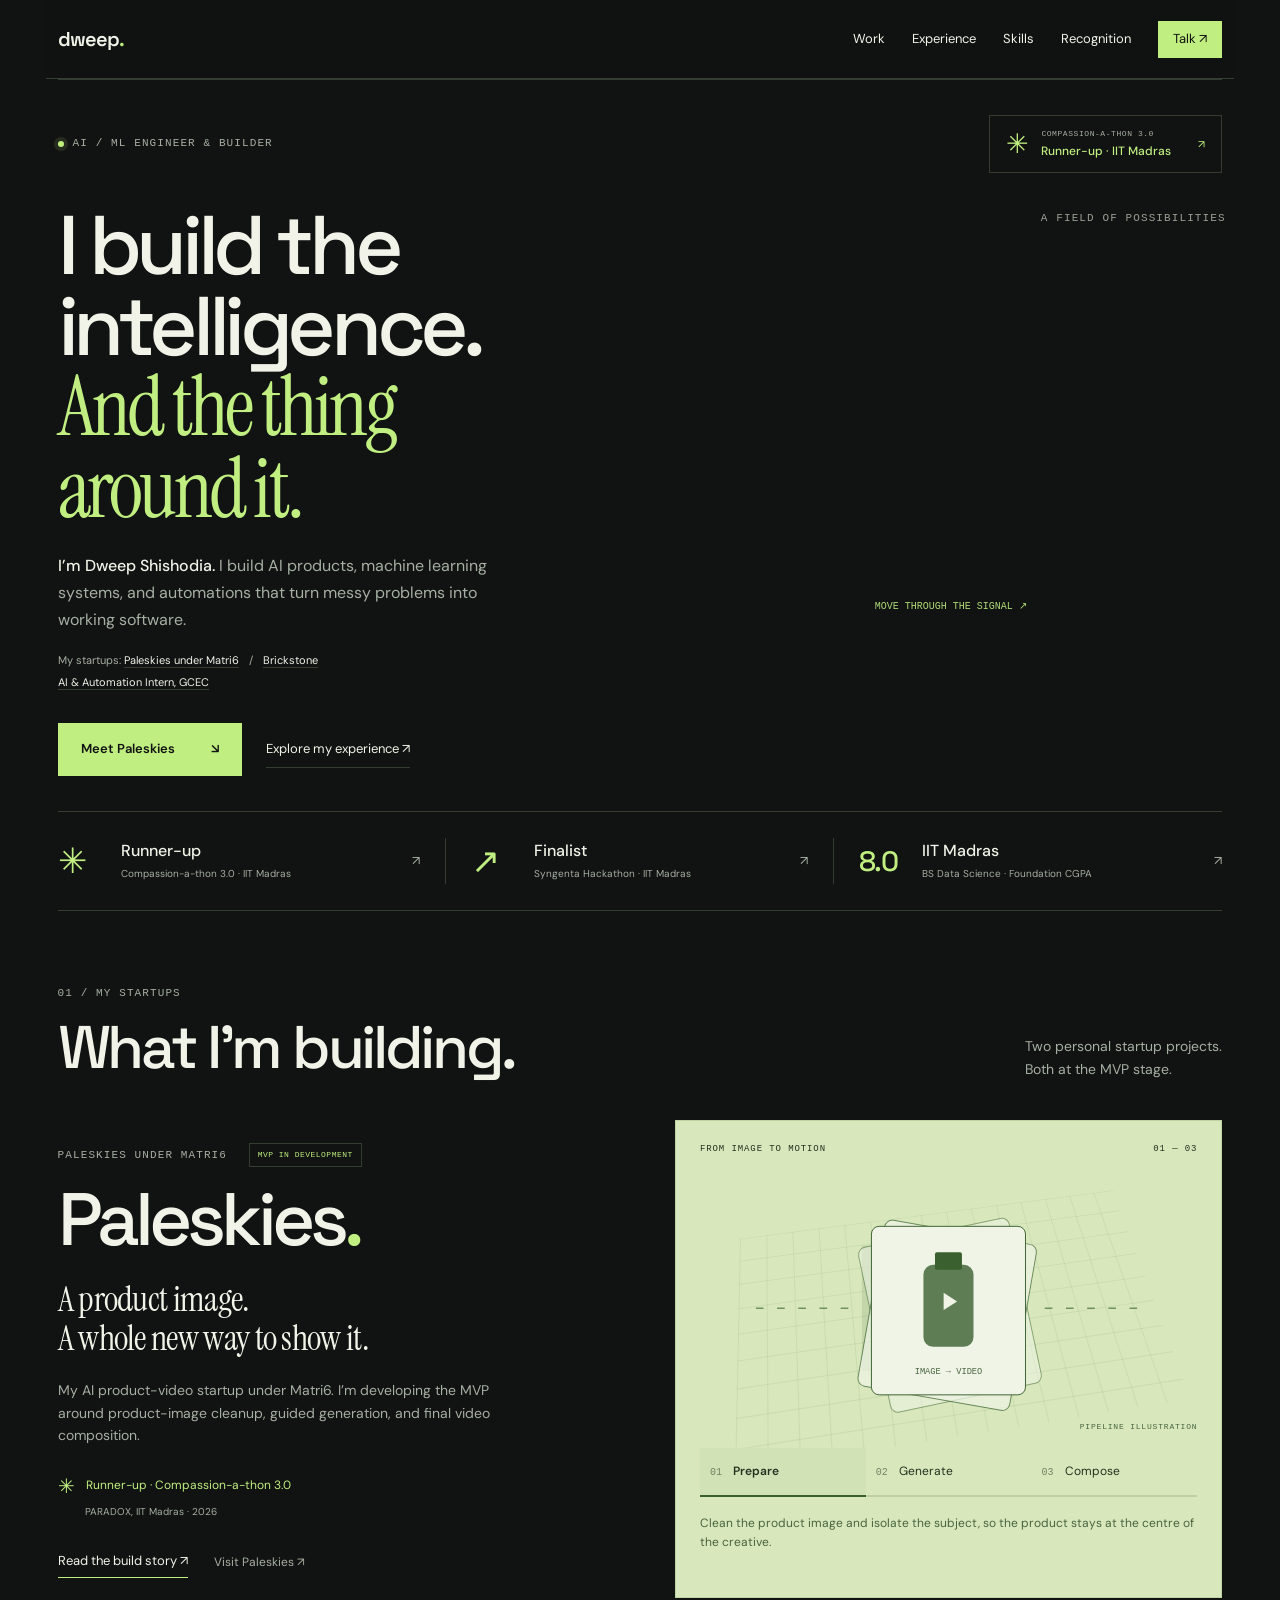
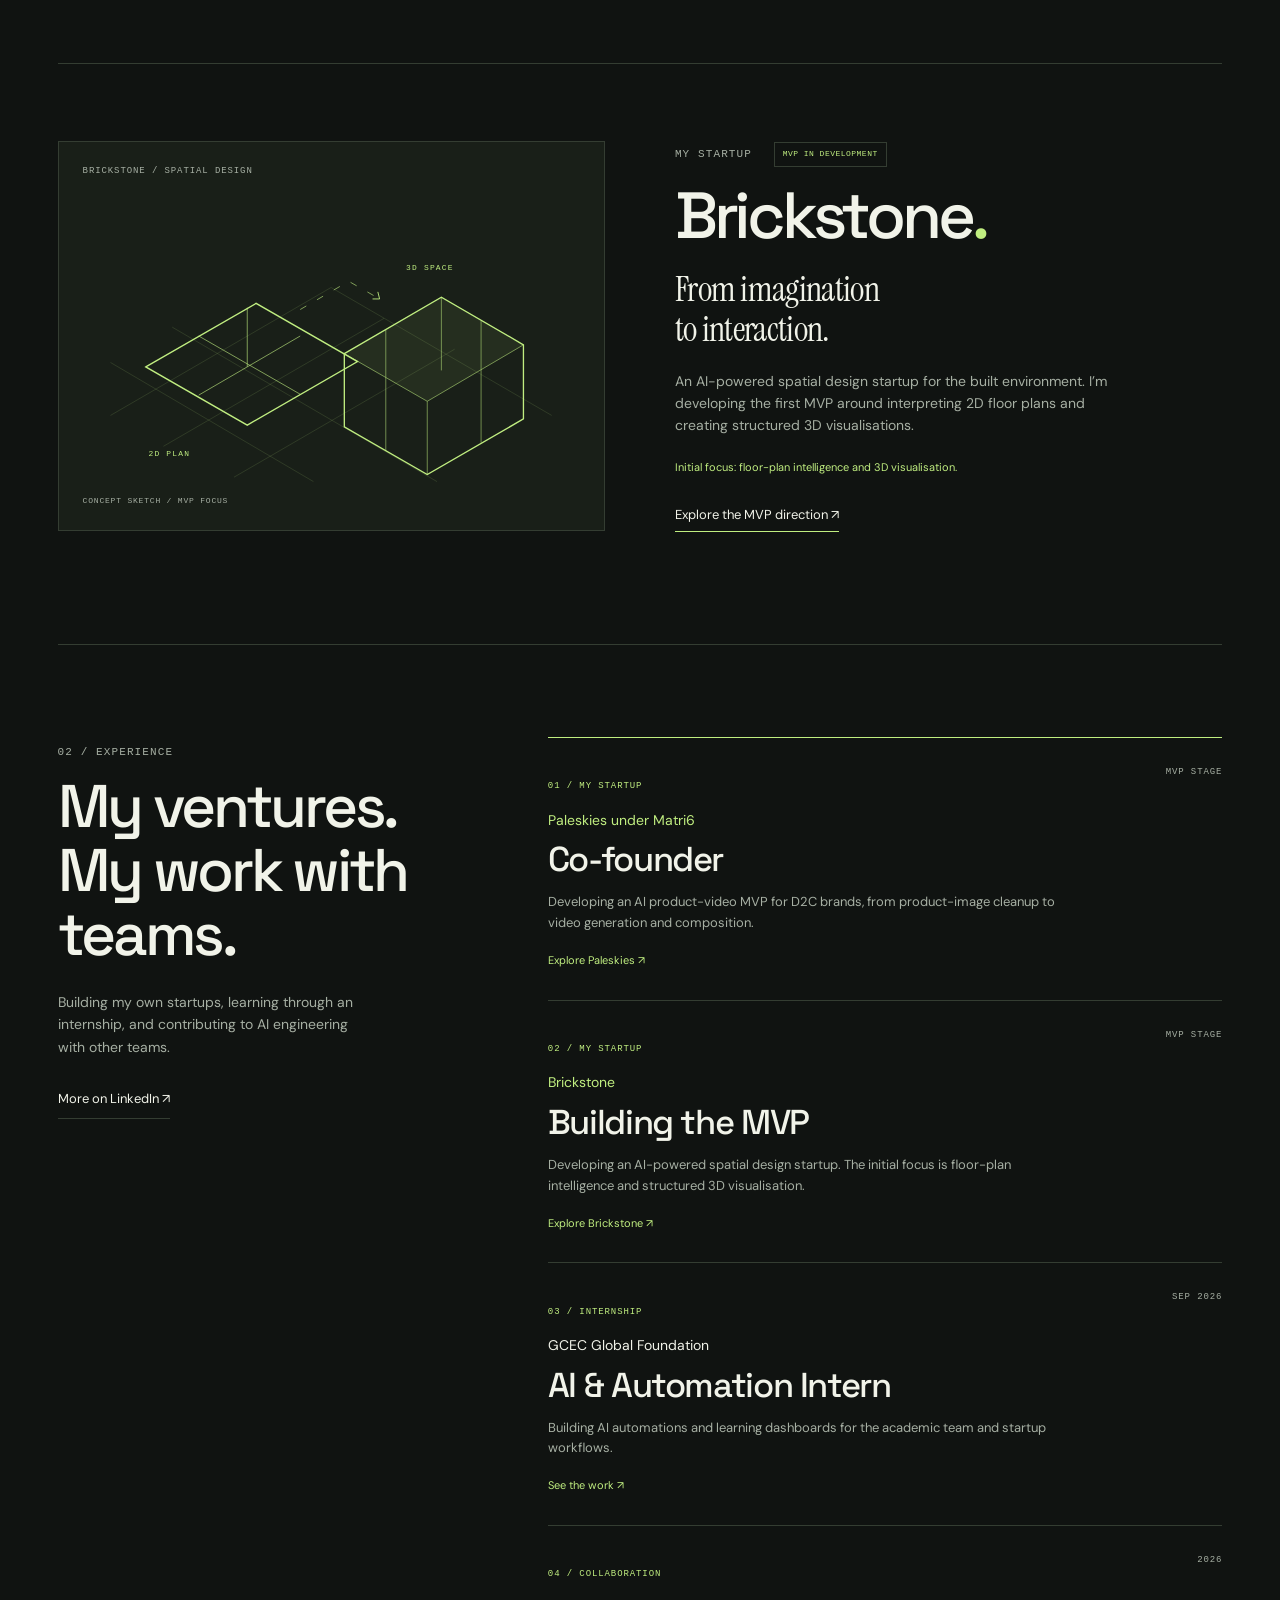
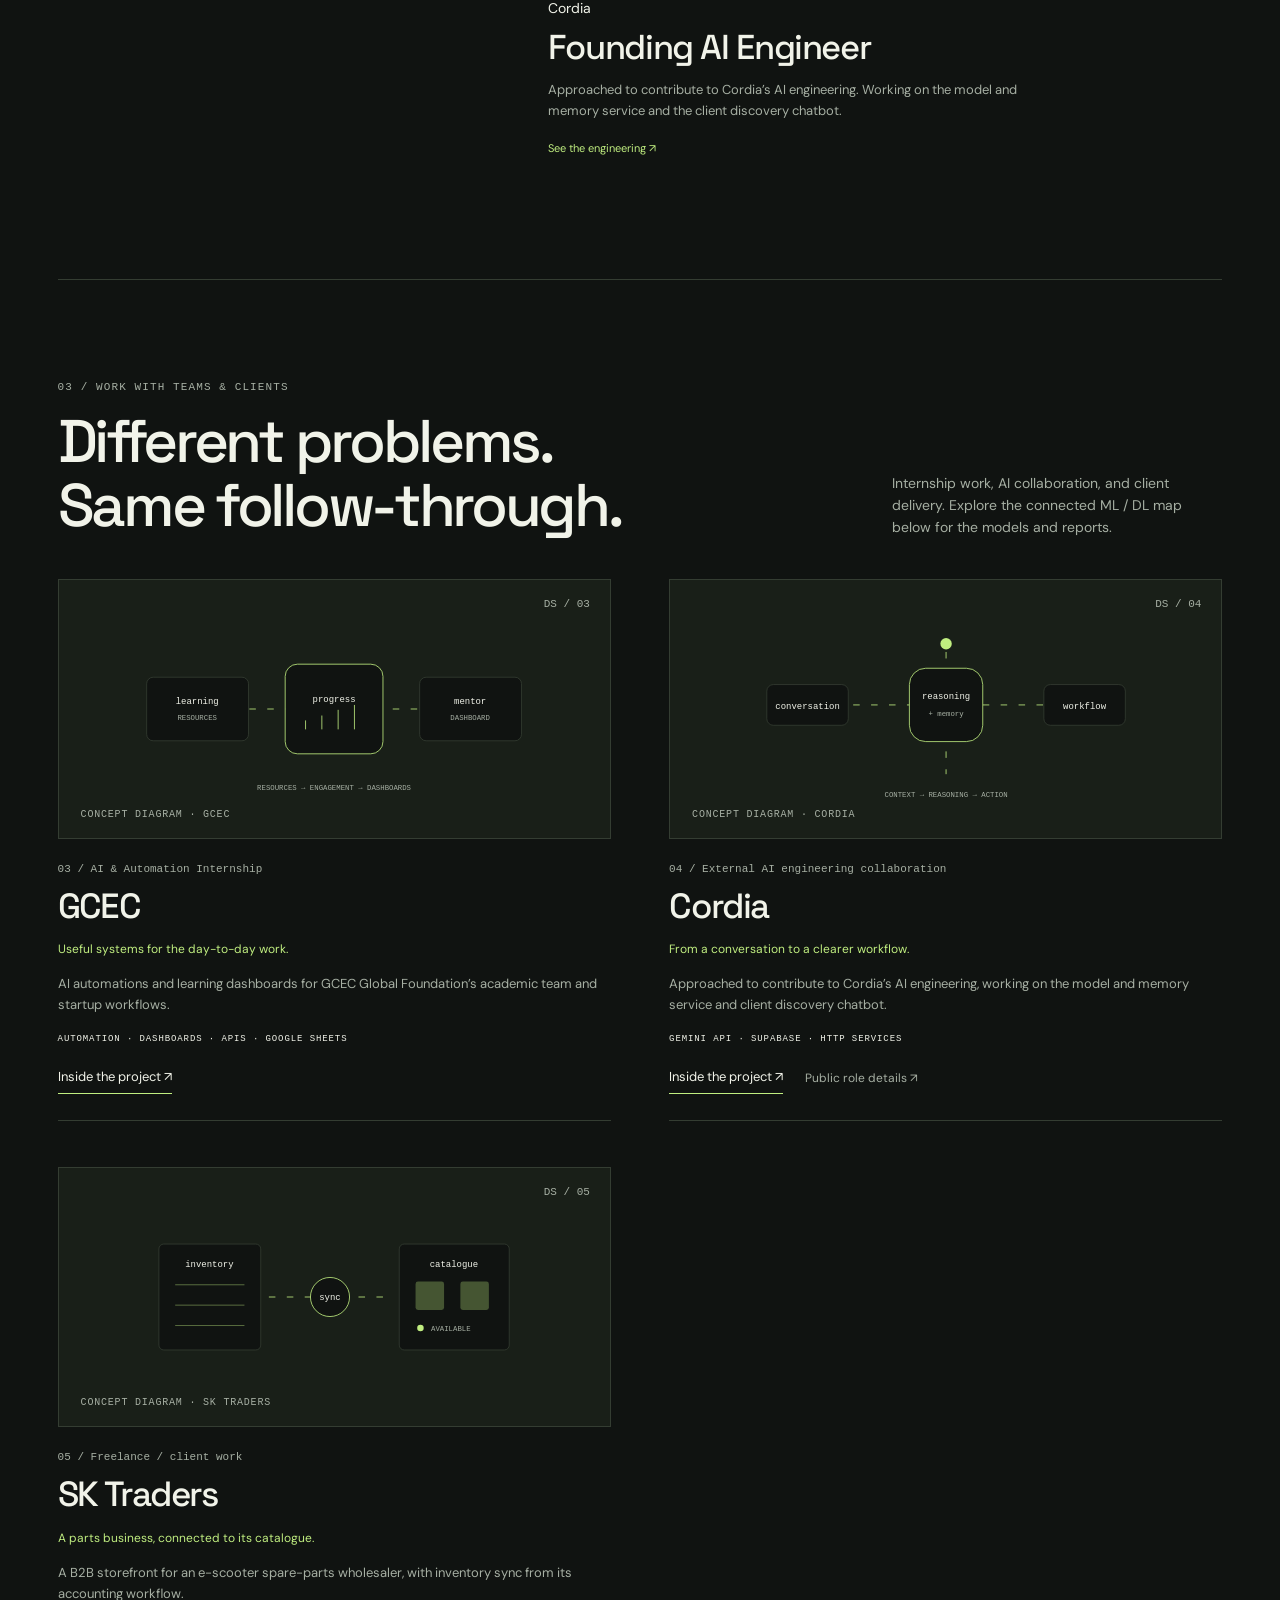
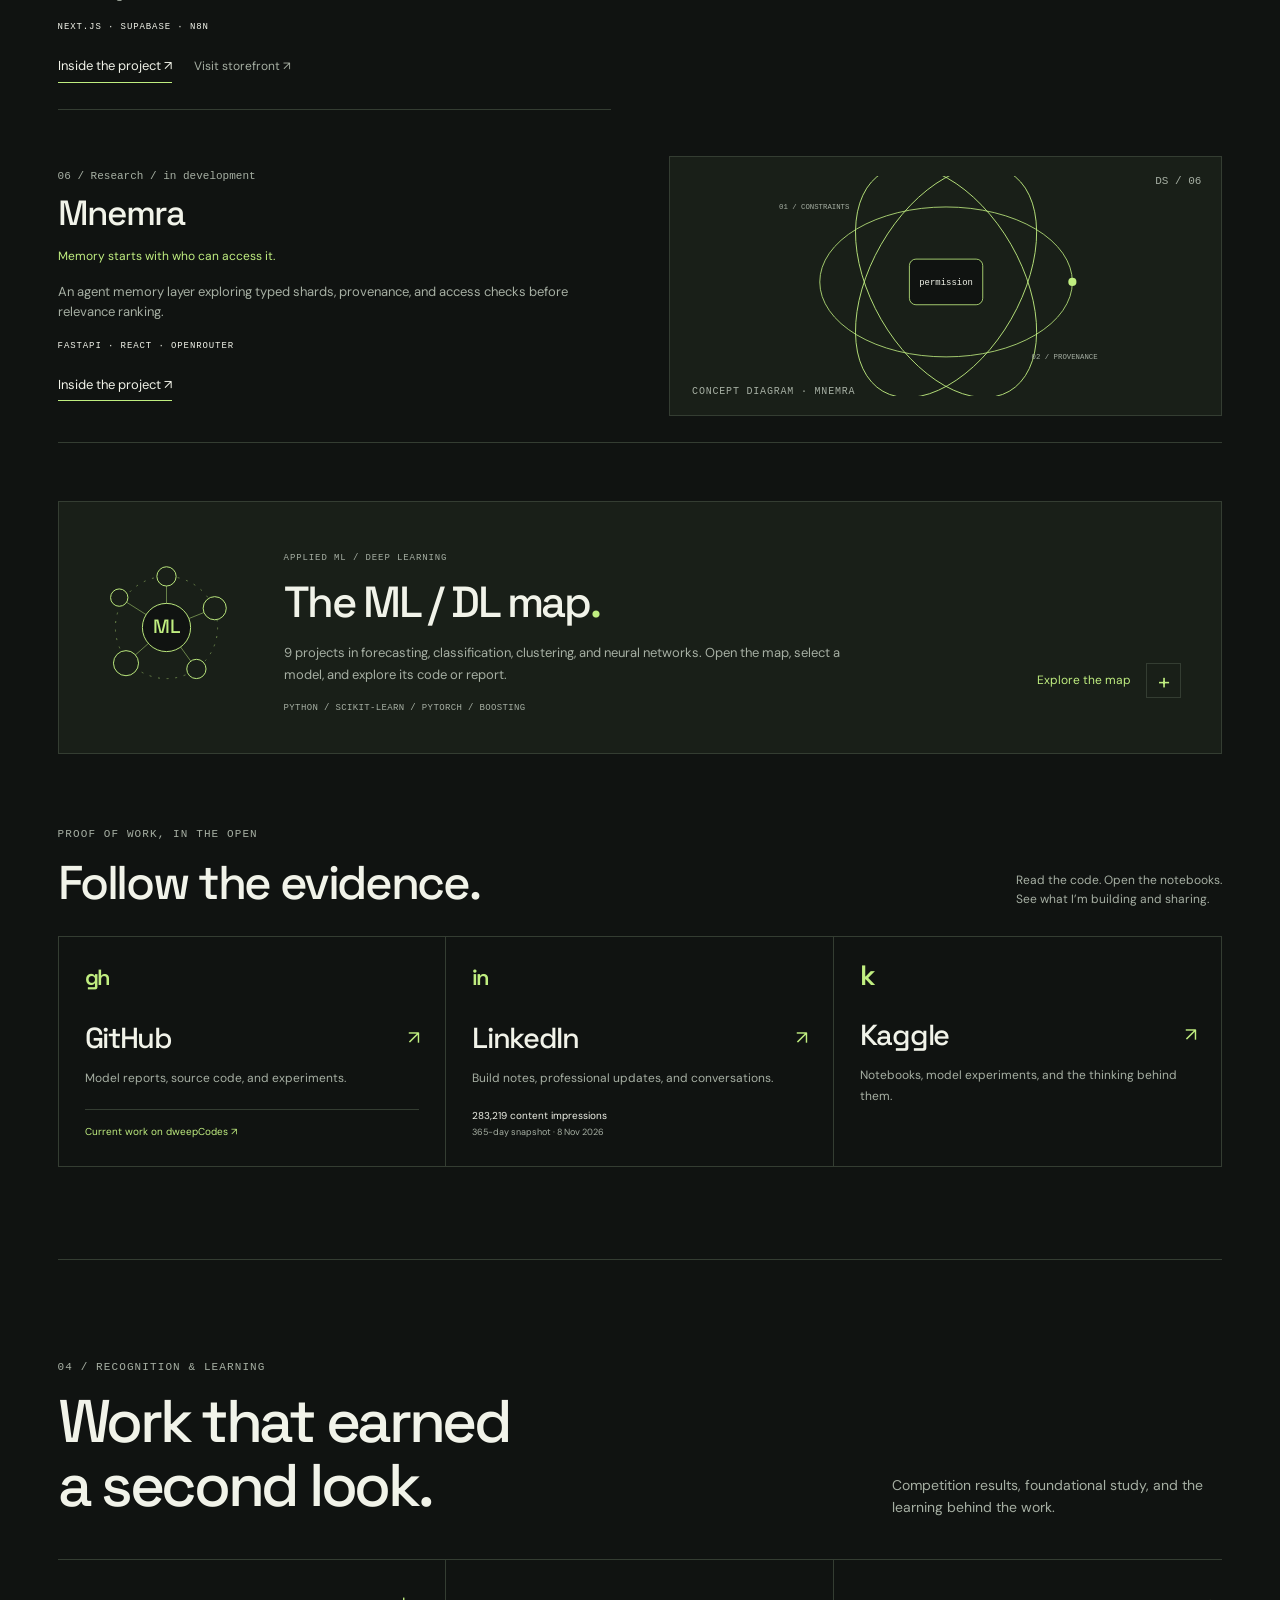
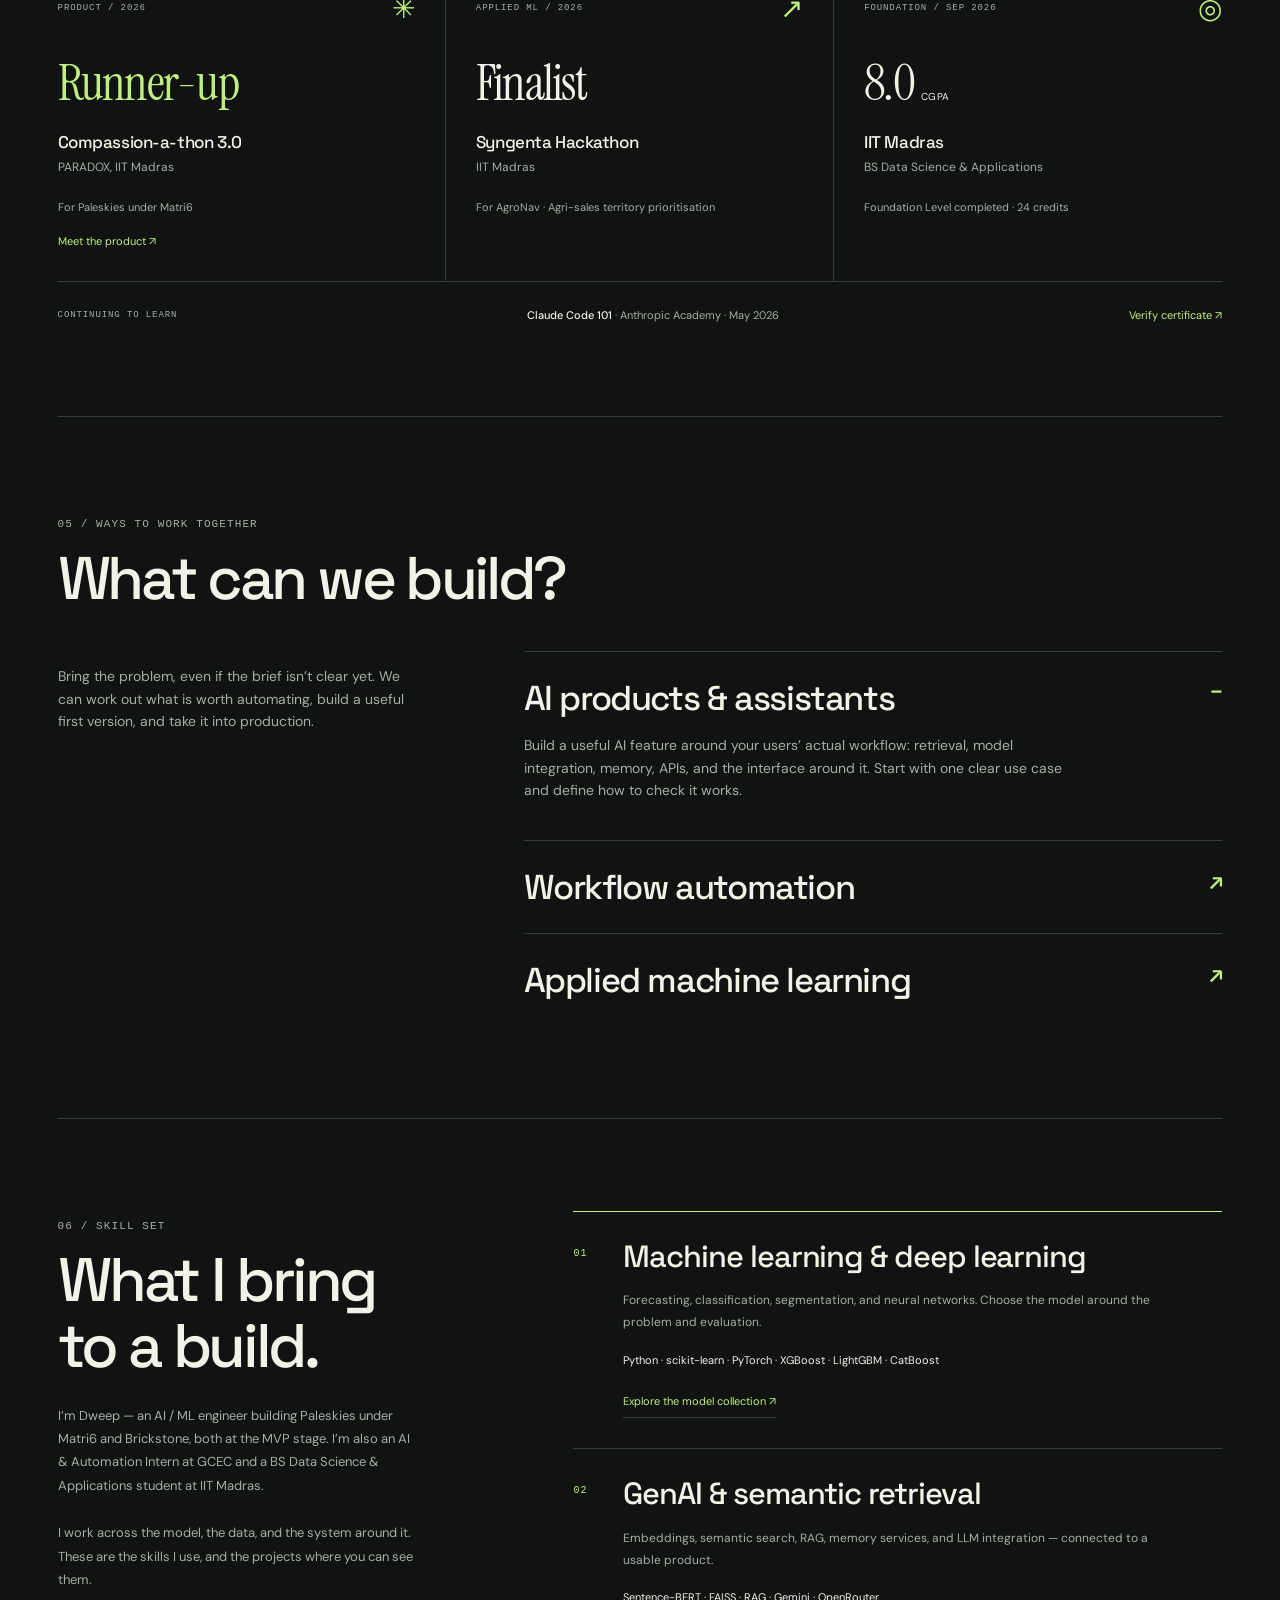
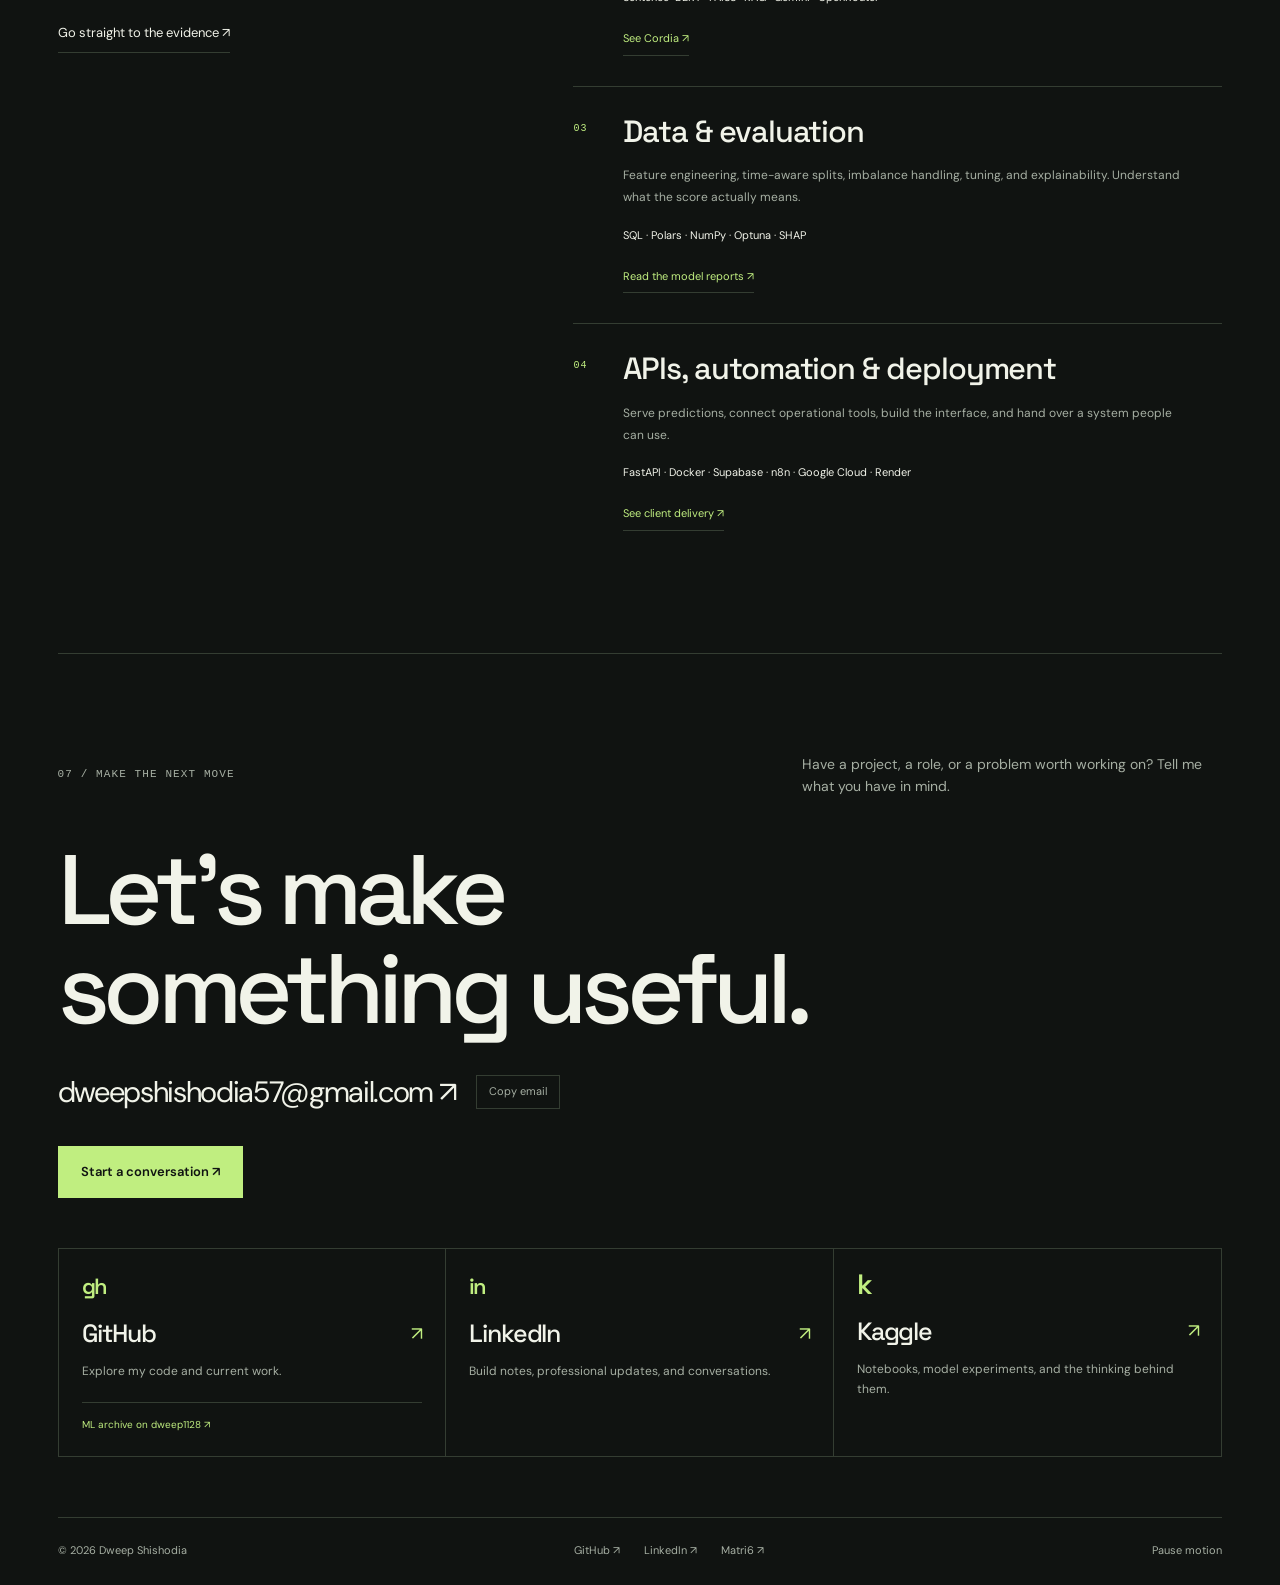
<file: index.html>
<!doctype html><html lang="en"><head><meta charset="utf-8"><meta name="viewport" content="width=device-width, initial-scale=1"><meta name="theme-color" content="#101311"><meta name="description" content="Dweep Shishodia — AI / ML engineer building AI products, machine learning systems, and workflow automations. Explore work and get in touch for projects, roles, and internships."><title>Dweep Shishodia — AI & ML Engineer</title><link rel="icon" href="favicon.svg" type="image/svg+xml"><link rel="stylesheet" href="styles.css?v=30"><script defer src="app.js?v=30"></script><link rel="stylesheet" href="refinements.css?v=30"><link rel="stylesheet" href="evidence.css?v=30"><link rel="stylesheet" href="model-map.css?v=32"><script defer src="model-map.js?v=32"></script><link rel="canonical" href="https://dweep.me/">
<meta property="og:type" content="website">
<meta property="og:url" content="https://dweep.me/">
<meta property="og:title" content="Dweep Shishodia — AI &amp; ML Engineer">
<meta property="og:description" content="AI products, machine learning systems, and useful automations. Explore my startups, experience, and proof of work.">
<meta property="og:image" content="https://dweep.me/assets/img/og-cover.png">
<meta name="twitter:card" content="summary_large_image">
<meta name="twitter:title" content="Dweep Shishodia — AI &amp; ML Engineer">
<meta name="twitter:description" content="AI products, machine learning systems, and useful automations.">
<meta name="twitter:image" content="https://dweep.me/assets/img/og-cover.png">
<link rel="stylesheet" href="production.css?v=1">
<script type="application/ld+json">{"@context": "https://schema.org", "@type": "Person", "name": "Dweep Shishodia", "url": "https://dweep.me/", "jobTitle": "AI / ML Engineer", "sameAs": ["https://github.com/dweepCodes", "https://github.com/dweep1128", "https://www.linkedin.com/in/dweep1128/", "https://www.kaggle.com/dweepshishodia"]}</script></head><body class="signal"><a class="skip" href="#main">Skip to content</a><div class="site-progress" aria-hidden="true"></div><div class="wrap"><header class="site-nav"><a class="brand" href="#main">dweep<span>.</span></a><nav aria-label="Main navigation"><a href="#work" data-section="work">Work</a><a href="#experience" data-section="experience">Experience</a><a href="#skills" data-section="skills">Skills</a><a href="#recognition" data-section="recognition">Recognition</a><a class="nav-contact" href="#contact" data-section="contact">Talk ↗</a></nav></header><main id="main"><section class="hero" aria-label="Introduction"><div class="hero-top"><span class="eyebrow status">AI / ML engineer & builder</span><a class="hero-credential" href="#recognition"><span class="credential-mark" aria-hidden="true">✳</span><span><small>COMPASSION-A-THON 3.0</small><strong>Runner-up · IIT Madras</strong></span><span class="credential-arrow" aria-hidden="true">↗</span></a></div><div class="hero-copy"><h1>I build the<br>intelligence.<br><em class="serif">And the thing<br>around it.</em></h1><p class="intro"><strong>I’m Dweep Shishodia.</strong> I build AI products, machine learning systems, and automations that turn messy problems into working software.</p><p class="hero-roles">My startups: <a href="#paleskies">Paleskies under Matri6</a><span> / </span><a href="#brickstone">Brickstone</a><br><a href="#gcec">AI & Automation Intern, GCEC</a></p><div class="actions"><a class="primary" href="#paleskies">Meet Paleskies <span>↘</span></a><a class="text-link" href="#experience">Explore my experience ↗</a></div></div><div class="signal-field"><canvas id="signal-canvas" aria-hidden="true"></canvas><span class="field-label mono">A FIELD OF POSSIBILITIES</span><span class="field-bottom">MOVE THROUGH THE SIGNAL ↗</span></div></section><aside class="proof-strip" aria-label="Selected recognition">
<a href="#recognition"><span class="proof-symbol" aria-hidden="true">✳</span><span><strong>Runner-up</strong><small>Compassion-a-thon 3.0 · IIT Madras</small></span><span aria-hidden="true">↗</span></a>
<a href="#recognition"><span class="proof-symbol" aria-hidden="true">↗</span><span><strong>Finalist</strong><small>Syngenta Hackathon · IIT Madras</small></span><span aria-hidden="true">↗</span></a>
<a href="#recognition"><span class="proof-symbol proof-number" aria-hidden="true">8.0</span><span><strong>IIT Madras</strong><small>BS Data Science · Foundation CGPA</small></span><span aria-hidden="true">↗</span></a></aside><section class="section featured-work" id="work" aria-labelledby="featured-heading"><div class="section-heading"><div><span class="eyebrow">01 / My startups</span><h2 id="featured-heading">What I’m building.</h2></div><p>Two personal startup projects.<br>Both at the MVP stage.</p></div>
<article id="paleskies" class="paleskies-feature"><div class="feature-copy"><span class="eyebrow">PALESKIES UNDER MATRI6 <span class="startup-stage">MVP IN DEVELOPMENT</span></span><h3>Paleskies<span>.</span></h3><p class="feature-lead">A product image.<br>A whole new way to show it.</p><p class="feature-description">My AI product-video startup under Matri6. I’m developing the MVP around product-image cleanup, guided generation, and final video composition.</p><span class="feature-award"><span aria-hidden="true">✳</span> Runner-up · Compassion-a-thon 3.0<br><small>PARADOX, IIT Madras · 2026</small></span><div class="project-links"><button data-case="paleskies" aria-haspopup="dialog">Read the build story ↗</button><details class="case-fallback"><summary>Read the build story ↗</summary><h4>The problem</h4><p>Creating product videos usually needs a shoot, editing, and multiple tools. Paleskies explores a workflow starting from a single product image.</p><h4>What I’m building</h4><p>Co-founded Matri6 and am developing the Paleskies MVP: a pipeline for image cleanup, AI video generation, and final composition.</p><h4>A decision that matters</h4><p>Use repeatable templates to guide generation, rather than asking the user to start from a blank prompt. Treat cleanup and final composition as separate steps.</p><h4>Evidence &amp; status</h4><p>MVP in development. The Paleskies prototype was runner-up at Compassion-a-thon 3.0 / PARADOX, IIT Madras, 2026.</p></details><a href="https://paleskies.matri6.com" target="_blank" rel="noopener noreferrer">Visit Paleskies ↗</a></div></div>
<div class="pipeline-explorer" data-stage="0"><div class="pipeline-top"><span class="mono">FROM IMAGE TO MOTION</span><span class="mono">01 — 03</span></div><div class="pipeline-visual"><svg viewBox="0 0 500 270" aria-hidden="true"><path d="M160 65H195V195H160Z" fill="var(--accent)" opacity=".13"/><rect x="170" y="50" width="160" height="175" rx="8" fill="var(--bg)" stroke="var(--accent)" transform="rotate(-12 250 130)" opacity=".5"/><rect x="170" y="50" width="160" height="175" rx="8" fill="var(--bg)" stroke="var(--accent)" transform="rotate(10 250 130)" opacity=".7"/><rect x="170" y="45" width="160" height="175" rx="8" fill="var(--bg)" stroke="var(--accent)"/><rect x="224" y="85" width="52" height="85" rx="10" fill="var(--accent)" opacity=".8"/><rect x="236" y="72" width="28" height="18" rx="2" fill="var(--accent)"/><path d="M245 114L259 123L245 132Z" fill="var(--bg)"/><path class="diagram-line flow-path" d="M50 130H150M350 130H450"/><text x="250" y="198" text-anchor="middle" class="diagram-sub">IMAGE → VIDEO</text></svg><div class="image-grid" aria-hidden="true"></div><span class="visual-corner mono">PIPELINE ILLUSTRATION</span></div><div class="pipeline-controls" role="group" aria-label="Explore the Paleskies pipeline"><button data-stage="0" aria-pressed="true"><span>01</span> Prepare</button><button data-stage="1" aria-pressed="false"><span>02</span> Generate</button><button data-stage="2" aria-pressed="false"><span>03</span> Compose</button></div><p class="pipeline-note" aria-live="polite">Clean the product image and isolate the subject, so the product stays at the centre of the creative.</p></div></article><article class="brickstone-feature" id="brickstone"><div class="brickstone-visual"><span class="mono">BRICKSTONE / SPATIAL DESIGN</span><svg viewBox="0 0 540 340" role="img" aria-label="Concept illustration of a floor plan and a three-dimensional building"><g fill="none" stroke="currentColor"><path opacity=".15" d="M20 260L270 115L520 260M80 295L330 150M160 330L410 185M20 200L250 335M90 160L390 335"/><path class="plan-outline" d="M60 205L185 133L300 199L175 271Z" stroke-width="1.5"/><path d="M120 170L235 236M175 138L175 205L235 170M175 205L120 237" opacity=".7"/><path class="spatial-wall" d="M285 190L395 126L488 180V264L379 327L285 273Z" stroke-width="1.5"/><path d="M285 190L379 244L488 180M379 244V327M395 126V209M332 163V217M440 153V208M332 217L332 300M440 208V291" opacity=".6"/><path class="spatial-roof" d="M285 190L395 126L488 180L379 244Z" fill="currentColor" opacity=".07"/><path class="flow-path" d="M235 140L290 108L325 128" opacity=".7" stroke-dasharray="4 8"/><path d="M317 128L325 128L323 120"/></g><text x="63" y="306">2D PLAN</text><text x="355" y="95">3D SPACE</text></svg><span class="mono brickstone-caption">CONCEPT SKETCH / MVP FOCUS</span></div><div class="feature-copy"><span class="eyebrow">MY STARTUP <span class="startup-stage">MVP IN DEVELOPMENT</span></span><h3>Brickstone<span>.</span></h3><p class="feature-lead">From imagination<br>to interaction.</p><p class="feature-description">An AI-powered spatial design startup for the built environment. I’m developing the first MVP around interpreting 2D floor plans and creating structured 3D visualisations.</p><p class="startup-scope">Initial focus: floor-plan intelligence and 3D visualisation.</p><div class="project-links"><button data-case="brickstone" aria-haspopup="dialog">Explore the MVP direction ↗</button><details class="case-fallback"><summary>Read the build story ↗</summary><h4>The problem</h4><p>It is difficult to experience a proposed space from a 2D drawing, and conventional visualisation takes specialist work.</p><h4>What I’m building</h4><p>Developing Brickstone’s first MVP around floor-plan interpretation and 3D visualisation. The product and implementation are still being shaped.</p><h4>A decision that matters</h4><p>Start with a focused floor-plan-to-3D workflow as an entry point to a broader spatial design platform. The final technology stack is not yet fixed.</p><h4>Evidence &amp; status</h4><p>Personal startup project. MVP in development; the wider interactive-design roadmap is planned work.</p></details></div></div></article></section><section class="section experience-section" id="experience" aria-labelledby="experience-heading"><div class="experience-intro"><span class="eyebrow">02 / Experience</span><h2 id="experience-heading">My ventures.<br>My work with teams.</h2><p>Building my own startups, learning through an internship, and contributing to AI engineering with other teams.</p><a class="text-link" href="https://www.linkedin.com/in/dweep1128/" target="_blank" rel="noopener noreferrer">More on LinkedIn ↗</a></div><div class="career-list">
<article class="career-row"><span class="career-index mono">01 / MY STARTUP</span><div><span class="career-company">Paleskies under Matri6</span><h3>Co-founder</h3><p>Developing an AI product-video MVP for D2C brands, from product-image cleanup to video generation and composition.</p><a href="#paleskies">Explore Paleskies ↗</a></div><span class="career-date mono">MVP STAGE</span></article>
<article class="career-row"><span class="career-index mono">02 / MY STARTUP</span><div><span class="career-company">Brickstone</span><h3>Building the MVP</h3><p>Developing an AI-powered spatial design startup. The initial focus is floor-plan intelligence and structured 3D visualisation.</p><a href="#brickstone">Explore Brickstone ↗</a></div><span class="career-date mono">MVP STAGE</span></article>
<article class="career-row"><span class="career-index mono">03 / INTERNSHIP</span><div><span class="career-company">GCEC Global Foundation</span><h3>AI & Automation Intern</h3><p>Building AI automations and learning dashboards for the academic team and startup workflows.</p><a href="#gcec">See the work ↗</a></div><span class="career-date mono">SEP 2026</span></article>
<article class="career-row"><span class="career-index mono">04 / COLLABORATION</span><div><span class="career-company">Cordia</span><h3>Founding AI Engineer</h3><p>Approached to contribute to Cordia’s AI engineering. Working on the model and memory service and the client discovery chatbot.</p><a href="#cordia">See the engineering ↗</a></div><span class="career-date mono">2026</span></article></div></section><section class="section selected-systems" id="projects" aria-labelledby="systems-heading"><div class="section-heading"><div><span class="eyebrow">03 / Work with teams & clients</span><h2 id="systems-heading">Different problems.<br>Same follow-through.</h2></div><p>Internship work, AI collaboration, and client delivery. Explore the connected ML / DL map below for the models and reports.</p></div><div class="systems-grid"><article class="project reveal" id="gcec"><div class="project-copy"><span class="project-no">03 / AI & Automation Internship</span><h3>GCEC</h3><span class="project-tag">Useful systems for the day-to-day work.</span><p>AI automations and learning dashboards for GCEC Global Foundation’s academic team and startup workflows.</p><span class="mono">Automation · Dashboards · APIs · Google Sheets</span><div class="project-links"><button data-case="gcec" aria-haspopup="dialog">Inside the project ↗</button><details class="case-fallback"><summary>Read the build story ↗</summary><h4>The problem</h4><p>Academic and startup teams need usable systems around recurring workflows, learning content, and operational data.</p><h4>My contribution</h4><p>Building AI automations and learning dashboards as an intern at GCEC Global Foundation, with work spanning academic and startup workflows.</p><h4>A decision that matters</h4><p>Build around the team’s existing tools and make the workflow clear enough to use and maintain.</p><h4>Evidence &amp; status</h4><p>AI &amp; Automation Intern, GCEC Global Foundation, Jaipur. Internship began in September 2026.</p></details></div></div><div class="project-art learning"><span class="art-mark">DS / 03</span><svg viewBox="0 0 500 270" aria-hidden="true"><path class="diagram-line flow-path" d="M80 135H420"/><rect x="20" y="96" width="125" height="78" rx="8" fill="var(--bg)" stroke="var(--line)"/><text x="82" y="129" text-anchor="middle" class="diagram-text">learning</text><text x="82" y="148" text-anchor="middle" class="diagram-sub">RESOURCES</text><rect x="190" y="80" width="120" height="110" rx="15" fill="var(--bg)" stroke="var(--accent)"/><text x="250" y="126" text-anchor="middle" class="diagram-text">progress</text><path class="diagram-line" d="M215 160V149M235 160V143M255 160V136M275 160V130"/><rect x="355" y="96" width="125" height="78" rx="8" fill="var(--bg)" stroke="var(--line)"/><text x="417" y="129" text-anchor="middle" class="diagram-text">mentor</text><text x="417" y="148" text-anchor="middle" class="diagram-sub">DASHBOARD</text><text x="250" y="235" text-anchor="middle" class="diagram-sub">RESOURCES → ENGAGEMENT → DASHBOARDS</text></svg><span class="art-caption">CONCEPT DIAGRAM · GCEC</span></div></article><article class="project reveal" id="cordia"><div class="project-copy"><span class="project-no">04 / External AI engineering collaboration</span><h3>Cordia</h3><span class="project-tag">From a conversation to a clearer workflow.</span><p>Approached to contribute to Cordia’s AI engineering, working on the model and memory service and client discovery chatbot.</p><span class="mono">Gemini API · Supabase · HTTP services</span><div class="project-links"><button data-case="cordia" aria-haspopup="dialog">Inside the project ↗</button><details class="case-fallback"><summary>Read the build story ↗</summary><h4>The problem</h4><p>Teams need to describe how work actually happens before an AI system can help. A generic survey misses the context behind a task.</p><h4>My contribution</h4><p>I own the model and memory service: the reasoning backend called by the agent dashboard. I also built the client discovery survey chatbot with Gemini API and Supabase.</p><h4>A decision that matters</h4><p>Separate the reasoning and memory service from the dashboard behind an HTTP interface. Keep the discovery conversation focused on the team’s actual tasks.</p><h4>Evidence &amp; status</h4><p>Founding AI Engineer at Cordia. My role covers the model and memory service and the client discovery chatbot.</p></details><a href="https://dweep.me/#experience" target="_blank" rel="noopener noreferrer">Public role details ↗</a></div></div><div class="project-art memory"><span class="art-mark">DS / 04</span><svg viewBox="0 0 500 270" aria-hidden="true"><path class="diagram-line flow-path" d="M70 130H205M295 130H430M250 65V95M250 165V215"/><rect x="30" y="105" width="100" height="50" rx="8" fill="var(--bg)" stroke="var(--line)"/><text x="80" y="135" text-anchor="middle" class="diagram-text">conversation</text><rect x="205" y="85" width="90" height="90" rx="20" fill="var(--bg)" stroke="var(--accent)"/><text x="250" y="123" text-anchor="middle" class="diagram-text">reasoning</text><text x="250" y="143" text-anchor="middle" class="diagram-sub">+ memory</text><rect x="370" y="105" width="100" height="50" rx="8" fill="var(--bg)" stroke="var(--line)"/><text x="420" y="135" text-anchor="middle" class="diagram-text">workflow</text><circle cx="250" cy="55" r="7" class="diagram-dot pulse"/><text x="250" y="243" text-anchor="middle" class="diagram-sub">CONTEXT → REASONING → ACTION</text></svg><span class="art-caption">CONCEPT DIAGRAM · CORDIA</span></div></article><article class="project reveal" id="sktraders"><div class="project-copy"><span class="project-no">05 / Freelance / client work</span><h3>SK Traders</h3><span class="project-tag">A parts business, connected to its catalogue.</span><p>A B2B storefront for an e-scooter spare-parts wholesaler, with inventory sync from its accounting workflow.</p><span class="mono">Next.js · Supabase · n8n</span><div class="project-links"><button data-case="sktraders" aria-haspopup="dialog">Inside the project ↗</button><details class="case-fallback"><summary>Read the build story ↗</summary><h4>The problem</h4><p>A spare-parts wholesaler needed a public catalogue connected to the stock information already maintained in its accounting software.</p><h4>My contribution</h4><p>Built the storefront and its inventory integration, along with a photo-upload workflow for adding product imagery.</p><h4>A decision that matters</h4><p>Keep the accounting workflow as the source of stock information. Show availability indicators on the storefront, while keeping exact counts private.</p><h4>Evidence &amp; status</h4><p>Freelance client build. The public storefront is linked below; operational details and client data remain private.</p></details><a href="https://www.sktraders.org.in" target="_blank" rel="noopener noreferrer">Visit storefront ↗</a></div></div><div class="project-art operations"><span class="art-mark">DS / 05</span><svg viewBox="0 0 500 270" aria-hidden="true"><rect x="35" y="70" width="125" height="130" rx="6" fill="var(--bg)" stroke="var(--line)"/><text x="97" y="98" text-anchor="middle" class="diagram-text">inventory</text><path class="diagram-line" opacity=".5" d="M55 120H140M55 145H140M55 170H140"/><path class="diagram-line flow-path" d="M170 135H320"/><circle cx="245" cy="135" r="24" fill="var(--bg)" stroke="var(--accent)"/><text x="245" y="139" text-anchor="middle" class="diagram-text">sync</text><rect x="330" y="70" width="135" height="130" rx="6" fill="var(--bg)" stroke="var(--line)"/><text x="397" y="98" text-anchor="middle" class="diagram-text">catalogue</text><rect x="350" y="116" width="35" height="35" rx="3" fill="var(--accent)" opacity=".3"/><rect x="405" y="116" width="35" height="35" rx="3" fill="var(--accent)" opacity=".3"/><circle cx="356" cy="173" r="4" class="diagram-dot pulse"/><text x="369" y="177" class="diagram-sub">AVAILABLE</text></svg><span class="art-caption">CONCEPT DIAGRAM · SK TRADERS</span></div></article><article class="project reveal" id="mnemra"><div class="project-copy"><span class="project-no">06 / Research / in development</span><h3>Mnemra</h3><span class="project-tag">Memory starts with who can access it.</span><p>An agent memory layer exploring typed shards, provenance, and access checks before relevance ranking.</p><span class="mono">FastAPI · React · OpenRouter</span><div class="project-links"><button data-case="mnemra" aria-haspopup="dialog">Inside the project ↗</button><details class="case-fallback"><summary>Read the build story ↗</summary><h4>The problem</h4><p>An agent remembering something does not mean it should be allowed to use it everywhere. Retrieval alone does not settle access boundaries.</p><h4>My contribution</h4><p>Co-building a memory architecture with typed shards, provenance, cascade deletion, and a two-lane write gate.</p><h4>A decision that matters</h4><p>Apply access checks before relevance ranking. The intended evaluation compares leak rate, format violations, and token cost; results are not yet presented here.</p><h4>Evidence &amp; status</h4><p>Research project in development. The architecture and evaluation plan are being developed together.</p></details></div></div><div class="project-art shards"><span class="art-mark">DS / 06</span><svg viewBox="0 0 500 270" aria-hidden="true"><g class="orbit"><ellipse cx="250" cy="130" rx="155" ry="92" class="diagram-line"/><ellipse cx="250" cy="130" rx="155" ry="92" class="diagram-line" transform="rotate(60 250 130)"/><ellipse cx="250" cy="130" rx="155" ry="92" class="diagram-line" transform="rotate(120 250 130)"/><circle cx="405" cy="130" r="5" class="diagram-dot"/></g><rect x="205" y="102" width="90" height="56" rx="8" fill="var(--bg)" stroke="var(--accent)"/><text x="250" y="134" text-anchor="middle" class="diagram-text">permission</text><text x="45" y="40" class="diagram-sub">01 / CONSTRAINTS</text><text x="355" y="225" class="diagram-sub">02 / PROVENANCE</text></svg><span class="art-caption">CONCEPT DIAGRAM · MNEMRA</span></div></article></div><details class="model-vault" id="ml-lab"><summary aria-controls="model-collection"><span class="model-object orbit-preview" aria-hidden="true"><svg viewBox="0 0 140 140"><g fill="none" stroke="currentColor" opacity=".5"><circle cx="70" cy="70" r="53" stroke-dasharray="2 7"/><path d="M70 70V17M70 70L120 50M70 70L101 113M70 70L28 107M70 70L21 39"/></g><g fill="var(--panel)" stroke="currentColor"><circle cx="70" cy="17" r="10"/><circle cx="120" cy="50" r="12"/><circle cx="101" cy="113" r="10"/><circle cx="28" cy="107" r="13"/><circle cx="21" cy="39" r="9"/><circle cx="70" cy="70" r="25" fill="var(--bg)"/></g><text x="70" y="76" text-anchor="middle">ML</text></svg></span><span class="vault-copy"><span class="eyebrow">APPLIED ML / DEEP LEARNING</span><span class="vault-title">The ML / DL map<span>.</span></span><span class="vault-description">9 projects in forecasting, classification, clustering, and neural networks. Open the map, select a model, and explore its code or report.</span><span class="vault-tags">Python / scikit-learn / PyTorch / Boosting</span></span><span class="vault-action"><span class="vault-open-label">Explore the map</span><span class="vault-close-label">Close the map</span><span class="vault-plus" aria-hidden="true">+</span></span></summary><div id="model-collection" class="model-collection"><div class="model-toolbar"><div role="group" aria-label="Filter model collection"><button data-model-filter="all" aria-pressed="true">All projects · 9</button><button data-model-filter="ml" aria-pressed="false">ML · 8</button><button data-model-filter="dl" aria-pressed="false">Deep learning · 1</button></div><div class="model-view-controls" role="group" aria-label="Model collection view" hidden><button data-model-view="map" aria-pressed="true">Map</button><button data-model-view="list" aria-pressed="false">List</button><button class="map-reset" aria-label="Reset model positions">Reset ↺</button></div><span id="model-result-count" role="status">9 projects</span></div><div class="model-map" hidden><div class="model-graph" aria-label="Interactive map of nine ML and DL projects"><div class="graph-grid" aria-hidden="true"></div><svg class="model-connections" viewBox="0 0 1000 700" preserveAspectRatio="none" aria-hidden="true"><ellipse class="graph-orbit" cx="500" cy="350" rx="345" ry="250"/><line class="model-connection" data-connection="0" x1="500" y1="350" x2="500.00" y2="100.00"/><line class="model-connection" data-connection="1" x1="500" y1="350" x2="721.76" y2="158.49"/><line class="model-connection" data-connection="2" x1="500" y1="350" x2="839.76" y2="306.59"/><line class="model-connection" data-connection="3" x1="500" y1="350" x2="798.78" y2="475.00"/><line class="model-connection" data-connection="4" x1="500" y1="350" x2="618.00" y2="584.92"/><line class="model-connection" data-connection="5" x1="500" y1="350" x2="382.00" y2="584.92"/><line class="model-connection" data-connection="6" x1="500" y1="350" x2="201.22" y2="475.00"/><line class="model-connection" data-connection="7" x1="500" y1="350" x2="160.24" y2="306.59"/><line class="model-connection" data-connection="8" x1="500" y1="350" x2="278.24" y2="158.49"/></svg><button class="model-hub" aria-label="Show all models and reset the map"><span>ML / DL</span><small class="hub-count">9 PROJECTS</small></button><button class="model-node " data-model-index="0" data-family="ml" data-origin-x="500.00" data-origin-y="100.00" style="left:50.000%;top:14.286%" aria-pressed="true" aria-label="Inspect StockSense — Forecasting"><span class="node-disc"><span class="node-name">StockSense</span><span class="node-family">ML</span></span><span class="node-preview" aria-hidden="true">Forecasting<small>Click to inspect · drag to move</small></span></button><button class="model-node preview-left" data-model-index="1" data-family="dl" data-origin-x="721.76" data-origin-y="158.49" style="left:72.176%;top:22.641%" aria-pressed="false" aria-label="Inspect ThermalIQ — Multi-output regression"><span class="node-disc"><span class="node-name">ThermalIQ</span><span class="node-family">DL</span></span><span class="node-preview" aria-hidden="true">Multi-output regression<small>Click to inspect · drag to move</small></span></button><button class="model-node preview-left" data-model-index="2" data-family="ml" data-origin-x="839.76" data-origin-y="306.59" style="left:83.976%;top:43.798%" aria-pressed="false" aria-label="Inspect AgroNav — Classification / ranking"><span class="node-disc"><span class="node-name">AgroNav</span><span class="node-family">ML</span></span><span class="node-preview" aria-hidden="true">Classification / ranking<small>Click to inspect · drag to move</small></span></button><button class="model-node preview-left" data-model-index="3" data-family="ml" data-origin-x="798.78" data-origin-y="475.00" style="left:79.878%;top:67.857%" aria-pressed="false" aria-label="Inspect AutoVal — Regression"><span class="node-disc"><span class="node-name">AutoVal</span><span class="node-family">ML</span></span><span class="node-preview" aria-hidden="true">Regression<small>Click to inspect · drag to move</small></span></button><button class="model-node  preview-above" data-model-index="4" data-family="ml" data-origin-x="618.00" data-origin-y="584.92" style="left:61.800%;top:83.560%" aria-pressed="false" aria-label="Inspect IBM Attrition — Classification"><span class="node-disc"><span class="node-name">IBM Attrition</span><span class="node-family">ML</span></span><span class="node-preview" aria-hidden="true">Classification<small>Click to inspect · drag to move</small></span></button><button class="model-node  preview-above" data-model-index="5" data-family="ml" data-origin-x="382.00" data-origin-y="584.92" style="left:38.200%;top:83.560%" aria-pressed="false" aria-label="Inspect SmartCart — Clustering"><span class="node-disc"><span class="node-name">SmartCart</span><span class="node-family">ML</span></span><span class="node-preview" aria-hidden="true">Clustering<small>Click to inspect · drag to move</small></span></button><button class="model-node preview-right" data-model-index="6" data-family="ml" data-origin-x="201.22" data-origin-y="475.00" style="left:20.122%;top:67.857%" aria-pressed="false" aria-label="Inspect ShopSmart — Classification"><span class="node-disc"><span class="node-name">ShopSmart</span><span class="node-family">ML</span></span><span class="node-preview" aria-hidden="true">Classification<small>Click to inspect · drag to move</small></span></button><button class="model-node preview-right" data-model-index="7" data-family="ml" data-origin-x="160.24" data-origin-y="306.59" style="left:16.024%;top:43.798%" aria-pressed="false" aria-label="Inspect NovaGen — Classification study"><span class="node-disc"><span class="node-name">NovaGen</span><span class="node-family">ML</span></span><span class="node-preview" aria-hidden="true">Classification study<small>Click to inspect · drag to move</small></span></button><button class="model-node preview-right" data-model-index="8" data-family="ml" data-origin-x="278.24" data-origin-y="158.49" style="left:27.824%;top:22.641%" aria-pressed="false" aria-label="Inspect CreditWise — Classification study"><span class="node-disc"><span class="node-name">CreditWise</span><span class="node-family">ML</span></span><span class="node-preview" aria-hidden="true">Classification study<small>Click to inspect · drag to move</small></span></button><div class="map-guide"><span class="mono">SELECT A NODE TO EXPLORE</span><span>Drag to arrange · arrows to navigate</span></div></div><aside class="map-detail-panel" aria-label="Selected model details"><div class="map-detail-heading"><span class="mono">INSIDE THE MODEL</span><span class="map-selection-number">01 / 09</span></div><div class="map-detail-body"></div><span class="map-panel-footnote">Source links open the code, notebook, or report.</span></aside></div><p class="sr-only model-map-status" role="status"></p><div class="model-grid model-list-view"><article class="model-entry" data-family="ml"><div class="model-entry-top"><span class="mono">01 / ML</span><span>Forecasting</span></div><h4>StockSense</h4><p>Daily sales forecasts for Rossmann stores, with time-based validation and a prediction API.</p><span class="model-methods">LightGBM · Polars · Optuna</span><div class="model-links"><a href="https://github.com/dweep1128/stock-sense-rossmann" target="_blank" rel="noopener noreferrer">GitHub ↗</a><a href="https://www.kaggle.com/code/dweepshishodia/rossmann-store-sales" target="_blank" rel="noopener noreferrer">Kaggle report ↗</a><a href="https://dweep1128.github.io/stock-sense-rossmann/" target="_blank" rel="noopener noreferrer">Demo ↗</a></div></article><article class="model-entry" data-family="dl"><div class="model-entry-top"><span class="mono">02 / DL</span><span>Multi-output regression</span></div><h4>ThermalIQ</h4><p>A PyTorch neural network predicting building heating and cooling loads from the Energy Efficiency dataset.</p><span class="model-methods">PyTorch · ANN · StandardScaler</span><div class="model-links"><a href="https://www.kaggle.com/code/dweepshishodia/ann-thermaliq" target="_blank" rel="noopener noreferrer">Kaggle notebook ↗</a></div></article><article class="model-entry" data-family="ml"><div class="model-entry-top"><span class="mono">03 / ML</span><span>Classification / ranking</span></div><h4>AgroNav</h4><p>Predicts visit conversion to help prioritise agri-sales territories. Syngenta Hackathon finalist at IIT Madras.</p><span class="model-methods">CatBoost · LightGBM · Optuna · SHAP</span><div class="model-links"><a href="https://dweep.me/#projects" target="_blank" rel="noopener noreferrer">Project &amp; results ↗</a><a href="https://agronav-frontend.netlify.app/" target="_blank" rel="noopener noreferrer">Demo ↗</a></div></article><article class="model-entry" data-family="ml"><div class="model-entry-top"><span class="mono">04 / ML</span><span>Regression</span></div><h4>AutoVal</h4><p>Used-car valuation, from feature engineering and model comparison to a served price estimator. Training and deployment are grouped here.</p><span class="model-methods">Random Forest · scikit-learn · FastAPI</span><div class="model-links"><a href="https://github.com/dweep1128/AutoVal" target="_blank" rel="noopener noreferrer">App source ↗</a><a href="https://github.com/dweep1128/Used_Car_Price_Predictior" target="_blank" rel="noopener noreferrer">Training report ↗</a><a href="https://www.kaggle.com/code/dweepshishodia/carpriceprediction" target="_blank" rel="noopener noreferrer">Kaggle ↗</a></div></article><article class="model-entry" data-family="ml"><div class="model-entry-top"><span class="mono">05 / ML</span><span>Classification</span></div><h4>IBM Attrition</h4><p>An XGBoost study on IBM’s HR dataset, with explicit evaluation limits and a prediction API.</p><span class="model-methods">XGBoost · Feature engineering · FastAPI</span><div class="model-links"><a href="https://github.com/dweep1128/ibm-attrition-xgboost" target="_blank" rel="noopener noreferrer">GitHub report ↗</a><a href="https://www.kaggle.com/code/dweepshishodia/ibm-attrition-xgboost" target="_blank" rel="noopener noreferrer">Kaggle ↗</a></div></article><article class="model-entry" data-family="ml"><div class="model-entry-top"><span class="mono">06 / ML</span><span>Clustering</span></div><h4>SmartCart</h4><p>Customer segmentation with PCA and clustering comparisons. The served model uses KMeans to assign new customers.</p><span class="model-methods">KMeans · PCA · Hierarchical clustering</span><div class="model-links"><a href="https://github.com/dweep1128/SmartCart-Customer-Segmentation" target="_blank" rel="noopener noreferrer">GitHub report ↗</a><a href="https://dweep1128.github.io/SmartCart-Customer-Segmentation/" target="_blank" rel="noopener noreferrer">Demo ↗</a></div></article><article class="model-entry" data-family="ml"><div class="model-entry-top"><span class="mono">07 / ML</span><span>Classification</span></div><h4>ShopSmart</h4><p>Purchase-intent prediction from e-commerce session behaviour, using a tuned decision tree and imbalance handling.</p><span class="model-methods">Decision Tree · GridSearchCV · SMOTE</span><div class="model-links"><a href="https://github.com/dweep1128/ShopSmart" target="_blank" rel="noopener noreferrer">GitHub report ↗</a></div></article><article class="model-entry" data-family="ml"><div class="model-entry-top"><span class="mono">08 / ML</span><span>Classification study</span></div><h4>NovaGen</h4><p>A synthetic-data health-risk classification experiment focused on feature selection, class imbalance, and recall.</p><span class="model-methods">XGBoost · SMOTE · GridSearchCV</span><div class="model-links"><a href="https://github.com/dweep1128/NovaGen-Health-Risk-Classification-Medical-AI-" target="_blank" rel="noopener noreferrer">GitHub report ↗</a></div></article><article class="model-entry" data-family="ml"><div class="model-entry-top"><span class="mono">09 / ML</span><span>Classification study</span></div><h4>CreditWise</h4><p>An educational loan-approval modelling study comparing algorithms after feature engineering and scaling.</p><span class="model-methods">Logistic Regression · Naive Bayes · KNN</span><div class="model-links"><a href="https://github.com/dweep1128/CreditWise" target="_blank" rel="noopener noreferrer">GitHub report ↗</a></div></article></div><div class="learning-archive"><span>More experiments, baselines, and learning notebooks</span><a href="https://github.com/dweep1128/ML-Journey" target="_blank" rel="noopener noreferrer">Explore ML-Journey ↗</a></div></div></details><div class="proof-network" id="proof-of-work"><div class="proof-network-heading"><div><span class="eyebrow">PROOF OF WORK, IN THE OPEN</span><h3>Follow the evidence.</h3></div><p>Read the code. Open the notebooks.<br>See what I’m building and sharing.</p></div><div class="profile-grid" aria-label="Public proof of work"><div class="profile-card"><a class="profile-main" href="https://github.com/dweep1128" target="_blank" rel="noopener noreferrer"><span class="profile-icon" aria-hidden="true">gh</span><span class="profile-title">GitHub <span>↗</span></span><span class="profile-description">Model reports, source code, and experiments.</span></a><a class="profile-secondary" href="https://github.com/dweepCodes" target="_blank" rel="noopener noreferrer">Current work on dweepCodes ↗</a></div><div class="profile-card"><a class="profile-main" href="https://www.linkedin.com/in/dweep1128/" target="_blank" rel="noopener noreferrer"><span class="profile-icon" aria-hidden="true">in</span><span class="profile-title">LinkedIn <span>↗</span></span><span class="profile-description">Build notes, professional updates, and conversations.</span><span class="reach-note">283,219 content impressions<br><small>365-day snapshot · 8 Nov 2026</small></span></a></div><div class="profile-card"><a class="profile-main" href="https://www.kaggle.com/dweepshishodia" target="_blank" rel="noopener noreferrer"><span class="profile-icon kaggle-mark" aria-hidden="true">k</span><span class="profile-title">Kaggle <span>↗</span></span><span class="profile-description">Notebooks, model experiments, and the thinking behind them.</span></a></div></div></div></section><section class="section recognition-section" id="recognition" aria-labelledby="recognition-heading"><div class="section-heading"><div><span class="eyebrow">04 / Recognition & learning</span><h2 id="recognition-heading">Work that earned<br>a second look.</h2></div><p>Competition results, foundational study, and the learning behind the work.</p></div><div class="honours-grid">
<article class="honour honour-feature"><div class="honour-top"><span class="mono">PRODUCT / 2026</span><span class="honour-icon" aria-hidden="true">✳</span></div><span class="honour-result">Runner-up</span><h3>Compassion-a-thon 3.0</h3><p>PARADOX, IIT Madras</p><span class="honour-context">For Paleskies under Matri6</span><a href="#paleskies">Meet the product ↗</a></article>
<article class="honour"><div class="honour-top"><span class="mono">APPLIED ML / 2026</span><span class="honour-icon" aria-hidden="true">↗</span></div><span class="honour-result">Finalist</span><h3>Syngenta Hackathon</h3><p>IIT Madras</p><span class="honour-context">For AgroNav · Agri-sales territory prioritisation</span></article>
<article class="honour"><div class="honour-top"><span class="mono">FOUNDATION / SEP 2026</span><span class="honour-icon" aria-hidden="true">◎</span></div><span class="honour-result">8.0 <small>CGPA</small></span><h3>IIT Madras</h3><p>BS Data Science & Applications</p><span class="honour-context">Foundation Level completed · 24 credits</span></article></div><div class="certificate-row"><span class="mono">CONTINUING TO LEARN</span><span><strong>Claude Code 101</strong> · Anthropic Academy · May 2026</span><a href="https://verify.skilljar.com/c/eu7ejbdvshyd" target="_blank" rel="noopener noreferrer">Verify certificate ↗</a></div></section>
<section class="section services-section" id="collaborate"><div class="section-heading"><div><span class="eyebrow">05 / Ways to work together</span><h2 class="services-heading">What can we build?</h2></div></div><div class="services"><p class="services-intro" aria-live="polite">Bring the problem, even if the brief isn’t clear yet. We can work out what is worth automating, build a useful first version, and take it into production.</p><div><details open><summary>AI products & assistants</summary><p>Build a useful AI feature around your users’ actual workflow: retrieval, model integration, memory, APIs, and the interface around it. Start with one clear use case and define how to check it works.</p></details><details><summary>Workflow automation</summary><p>Connect the tools your team already uses. Reduce repeated data entry, build operational dashboards, and make the handoff clear enough for people to keep using it.</p></details><details><summary>Applied machine learning</summary><p>Forecasting, ranking, segmentation, and prediction. Start with the business question, build a baseline, validate carefully, and serve predictions through an API.</p></details></div></div></section>
<section class="section skills-section" id="skills" aria-labelledby="skills-heading"><div class="skills-intro"><span class="eyebrow">06 / Skill set</span><h2 id="skills-heading">What I bring<br>to a build.</h2><p>I’m Dweep — an AI / ML engineer building Paleskies under Matri6 and Brickstone, both at the MVP stage. I’m also an AI & Automation Intern at GCEC and a BS Data Science & Applications student at IIT Madras.</p><p>I work across the model, the data, and the system around it. These are the skills I use, and the projects where you can see them.</p><a class="text-link" href="#proof-of-work">Go straight to the evidence ↗</a></div><div class="skill-domains"><article class="skill-domain"><span class="skill-number mono">01</span><div><h3>Machine learning & deep learning</h3><p>Forecasting, classification, segmentation, and neural networks. Choose the model around the problem and evaluation.</p><span class="skill-tools">Python · scikit-learn · PyTorch · XGBoost · LightGBM · CatBoost</span><a class="skill-proof" href="#ml-lab" data-open-models="true">Explore the model collection ↗</a></div></article><article class="skill-domain"><span class="skill-number mono">02</span><div><h3>GenAI & semantic retrieval</h3><p>Embeddings, semantic search, RAG, memory services, and LLM integration — connected to a usable product.</p><span class="skill-tools">Sentence-BERT · FAISS · RAG · Gemini · OpenRouter</span><a class="skill-proof" href="#cordia">See Cordia ↗</a></div></article><article class="skill-domain"><span class="skill-number mono">03</span><div><h3>Data & evaluation</h3><p>Feature engineering, time-aware splits, imbalance handling, tuning, and explainability. Understand what the score actually means.</p><span class="skill-tools">SQL · Polars · NumPy · Optuna · SHAP</span><a class="skill-proof" href="#ml-lab" data-open-models="true">Read the model reports ↗</a></div></article><article class="skill-domain"><span class="skill-number mono">04</span><div><h3>APIs, automation & deployment</h3><p>Serve predictions, connect operational tools, build the interface, and hand over a system people can use.</p><span class="skill-tools">FastAPI · Docker · Supabase · n8n · Google Cloud · Render</span><a class="skill-proof" href="#sktraders">See client delivery ↗</a></div></article></div></section>
<section class="contact" id="contact"><div class="contact-top"><span class="eyebrow">07 / Make the next move</span><p class="contact-note" aria-live="polite">Have a project, a role, or a problem worth working on? Tell me what you have in mind.</p></div><h2>Let’s make<br>something useful.</h2><div class="email-row"><a class="email" href="mailto:dweepshishodia57@gmail.com">dweepshishodia57@gmail.com ↗</a><button class="copy-email" data-email="dweepshishodia57@gmail.com">Copy email</button><span class="sr-only" id="copy-status" role="status"></span></div><div class="actions"><a class="primary contact-cta" href="mailto:dweepshishodia57@gmail.com?subject=Let%E2%80%99s%20talk&body=Hi%20Dweep%2C%0A%0AI%E2%80%99d%20like%20to%20discuss%3A%0A%0AProject%20or%20role%3A%0ATimeline%3A%0A">Start a conversation ↗</a></div><div class="profile-grid" aria-label="Find me online"><div class="profile-card"><a class="profile-main" href="https://github.com/dweepCodes" target="_blank" rel="noopener noreferrer"><span class="profile-icon" aria-hidden="true">gh</span><span class="profile-title">GitHub <span>↗</span></span><span class="profile-description">Explore my code and current work.</span></a><a class="profile-secondary" href="https://github.com/dweep1128" target="_blank" rel="noopener noreferrer">ML archive on dweep1128 ↗</a></div><div class="profile-card"><a class="profile-main" href="https://www.linkedin.com/in/dweep1128/" target="_blank" rel="noopener noreferrer"><span class="profile-icon" aria-hidden="true">in</span><span class="profile-title">LinkedIn <span>↗</span></span><span class="profile-description">Build notes, professional updates, and conversations.</span></a></div><div class="profile-card"><a class="profile-main" href="https://www.kaggle.com/dweepshishodia" target="_blank" rel="noopener noreferrer"><span class="profile-icon kaggle-mark" aria-hidden="true">k</span><span class="profile-title">Kaggle <span>↗</span></span><span class="profile-description">Notebooks, model experiments, and the thinking behind them.</span></a></div></div></section>
<footer class="footer"><span>© 2026 Dweep Shishodia</span><div class="socials"><a href="https://github.com/dweepCodes" target="_blank" rel="noopener noreferrer">GitHub ↗</a><a href="https://www.linkedin.com/in/dweep1128/" target="_blank" rel="noopener noreferrer">LinkedIn ↗</a><a href="https://matri6.com" target="_blank" rel="noopener noreferrer">Matri6 ↗</a></div><button class="motion-toggle" aria-pressed="false">Pause motion</button><a href="#main" class="back-top" aria-label="Back to the top">↑</a></footer></main></div><dialog class="modal" id="case-dialog" aria-labelledby="case-title"><button class="modal-close" autofocus>Close ×</button><div id="case-content"></div></dialog><script id="project-data" type="application/json">[{"id": "paleskies", "name": "Paleskies", "kind": "My startup · Paleskies under Matri6 · MVP stage", "subtitle": "One product image. A new way to show it.", "desc": "AI product-video generation for D2C brands. A pipeline that takes a product image through cleanup, generation, and composition.", "stack": "FastAPI · fal.ai · BiRefNet · OpenCV", "problem": "Creating product videos usually needs a shoot, editing, and multiple tools. Paleskies explores a workflow starting from a single product image.", "built": "Co-founded Matri6 and am developing the Paleskies MVP: a pipeline for image cleanup, AI video generation, and final composition.", "decision": "Use repeatable templates to guide generation, rather than asking the user to start from a blank prompt. Treat cleanup and final composition as separate steps.", "evidence": "MVP in development. The Paleskies prototype was runner-up at Compassion-a-thon 3.0 / PARADOX, IIT Madras, 2026.", "url": "https://paleskies.matri6.com", "link": "Visit Paleskies", "art": "paleskies", "stage": "mvp"}, {"id": "brickstone", "name": "Brickstone", "kind": "My startup · MVP in development", "stage": "mvp", "subtitle": "From imagination to interaction.", "desc": "An AI-powered spatial design startup. The first MVP focuses on interpreting 2D floor plans and developing structured 3D visualisations.", "stack": "Spatial AI · Floor-plan intelligence · 3D visualisation", "problem": "It is difficult to experience a proposed space from a 2D drawing, and conventional visualisation takes specialist work.", "built": "Developing Brickstone’s first MVP around floor-plan interpretation and 3D visualisation. The product and implementation are still being shaped.", "decision": "Start with a focused floor-plan-to-3D workflow as an entry point to a broader spatial design platform. The final technology stack is not yet fixed.", "evidence": "Personal startup project. MVP in development; the wider interactive-design roadmap is planned work.", "url": null, "link": null, "art": "spatial"}, {"id": "gcec", "name": "GCEC", "kind": "AI & Automation Internship", "subtitle": "Useful systems for the day-to-day work.", "desc": "AI automations and learning dashboards for GCEC Global Foundation’s academic team and startup workflows.", "stack": "Automation · Dashboards · APIs · Google Sheets", "problem": "Academic and startup teams need usable systems around recurring workflows, learning content, and operational data.", "built": "Building AI automations and learning dashboards as an intern at GCEC Global Foundation, with work spanning academic and startup workflows.", "decision": "Build around the team’s existing tools and make the workflow clear enough to use and maintain.", "evidence": "AI & Automation Intern, GCEC Global Foundation, Jaipur. Internship began in September 2026.", "url": null, "link": null, "art": "learning"}, {"id": "cordia", "name": "Cordia", "kind": "External AI engineering collaboration", "subtitle": "From a conversation to a clearer workflow.", "desc": "Approached to contribute to Cordia’s AI engineering, working on the model and memory service and client discovery chatbot.", "stack": "Gemini API · Supabase · HTTP services", "problem": "Teams need to describe how work actually happens before an AI system can help. A generic survey misses the context behind a task.", "built": "I own the model and memory service: the reasoning backend called by the agent dashboard. I also built the client discovery survey chatbot with Gemini API and Supabase.", "decision": "Separate the reasoning and memory service from the dashboard behind an HTTP interface. Keep the discovery conversation focused on the team’s actual tasks.", "evidence": "Founding AI Engineer at Cordia. My role covers the model and memory service and the client discovery chatbot.", "url": "https://dweep.me/#experience", "link": "Public role details", "art": "memory"}, {"id": "sktraders", "name": "SK Traders", "kind": "Freelance / client work", "subtitle": "A parts business, connected to its catalogue.", "desc": "A B2B storefront for an e-scooter spare-parts wholesaler, with inventory sync from its accounting workflow.", "stack": "Next.js · Supabase · n8n", "problem": "A spare-parts wholesaler needed a public catalogue connected to the stock information already maintained in its accounting software.", "built": "Built the storefront and its inventory integration, along with a photo-upload workflow for adding product imagery.", "decision": "Keep the accounting workflow as the source of stock information. Show availability indicators on the storefront, while keeping exact counts private.", "evidence": "Freelance client build. The public storefront is linked below; operational details and client data remain private.", "url": "https://www.sktraders.org.in", "link": "Visit storefront", "art": "operations"}, {"id": "mnemra", "name": "Mnemra", "kind": "Research / in development", "subtitle": "Memory starts with who can access it.", "desc": "An agent memory layer exploring typed shards, provenance, and access checks before relevance ranking.", "stack": "FastAPI · React · OpenRouter", "problem": "An agent remembering something does not mean it should be allowed to use it everywhere. Retrieval alone does not settle access boundaries.", "built": "Co-building a memory architecture with typed shards, provenance, cascade deletion, and a two-lane write gate.", "decision": "Apply access checks before relevance ranking. The intended evaluation compares leak rate, format violations, and token cost; results are not yet presented here.", "evidence": "Research project in development. The architecture and evaluation plan are being developed together.", "url": null, "link": null, "art": "shards"}, {"id": "ml-lab", "name": "ML / DL Lab", "kind": "A collection of 9 projects", "subtitle": "Forecasting, classification, clustering, and neural networks.", "desc": "Nine applied ML and DL projects with source code and notebook reports.", "stack": "Python · scikit-learn · PyTorch", "art": "stock", "url": null, "link": null}]</script></body></html>
</file>
<file: styles.css>
@import url('https://fonts.googleapis.com/css2?family=DM+Sans:wght@400;500;600;700&family=Space+Grotesk:wght@400;500;600;700&family=Instrument+Serif:ital@0;1&display=swap');
:root{--bg:#101311;--fg:#f1f3e9;--muted:#a6afa3;--line:#343d32;--accent:#c0ee80;--panel:#191f18;--serif:'Instrument Serif',Georgia,serif;--sans:'DM Sans',Arial,sans-serif;--display:'Space Grotesk',Arial,sans-serif}*{box-sizing:border-box}html{scroll-behavior:smooth;scroll-padding-top:110px}body{margin:0;background:var(--bg);color:var(--fg);font-family:var(--sans);font-size:16px;line-height:1.6}a{color:inherit;text-decoration:none}button,input,textarea{font:inherit}button,a{-webkit-tap-highlight-color:transparent}button{cursor:pointer;color:inherit}a:focus-visible,button:focus-visible,summary:focus-visible{outline:2px solid var(--accent);outline-offset:6px}button{border:0;background:none}::selection{background:var(--accent);color:var(--bg)}.skip{position:fixed;top:-100px;left:20px;z-index:99;background:var(--accent);color:var(--bg);padding:10px}.skip:focus{top:10px}.concept-bar{background:var(--fg);color:var(--bg);display:flex;align-items:center;justify-content:space-between;padding:8px 4.5%;font-size:11px;letter-spacing:.05em;gap:12px}.concept-bar nav{display:flex;gap:22px}.concept-bar a{opacity:.55}.concept-bar a[aria-current]{opacity:1;text-decoration:underline;text-underline-offset:4px}.wrap{width:91%;max-width:1500px;margin:auto}.site-nav{display:flex;align-items:center;justify-content:space-between;padding:26px 0;border-bottom:1px solid var(--line);gap:20px}.brand{font:600 20px var(--display);letter-spacing:-1px}.brand span{color:var(--accent)}.site-nav nav{display:flex;gap:30px;font-size:13px}.nav-contact{border-bottom:1px solid var(--accent);padding-bottom:4px}.eyebrow,.mono{font:11px/1.6 ui-monospace,SFMono-Regular,Consolas,monospace;letter-spacing:.1em;text-transform:uppercase}.eyebrow{color:var(--muted)}.status{display:flex;align-items:center;gap:9px}.status:before{content:'';width:6px;height:6px;border-radius:50%;background:var(--accent);box-shadow:0 0 0 4px color-mix(in srgb,var(--accent) 12%,transparent)}.hero{position:relative;padding-top:55px}.hero-top{display:flex;justify-content:space-between;align-items:center}.hero h1{font:500 clamp(58px,7.6vw,128px)/.97 var(--display);letter-spacing:-.065em;margin:47px 0 28px;max-width:1050px}.hero h1 em{font-style:normal;color:var(--accent)}.intro{max-width:440px;color:var(--muted);font-size:16px;line-height:1.7}.intro strong{color:var(--fg);font-weight:500}.actions{display:flex;gap:24px;align-items:center;margin-top:30px;flex-wrap:wrap}.primary{display:inline-flex;align-items:center;justify-content:space-between;gap:36px;background:var(--accent);color:var(--bg);padding:15px 22px;font-size:13px;font-weight:600;border:1px solid var(--accent);transition:transform .25s}.primary:hover{transform:translateY(-3px)}.text-link{font-size:13px;border-bottom:1px solid var(--line);padding:8px 0}.text-link:hover{border-color:var(--accent)}.hero-bottom{display:flex;justify-content:space-between;align-items:end;border-bottom:1px solid var(--line);padding:35px 0 28px;margin-top:38px;gap:24px}.hero-bottom p{margin:0;max-width:370px;font-size:12px;color:var(--muted)}.scroll-cue{font-size:12px}.audience{display:inline-flex;border:1px solid var(--line);padding:4px;gap:4px}.audience button{padding:8px 15px;font-size:12px}.audience button[aria-pressed=true]{color:var(--bg);background:var(--fg)}.section{padding:92px 0;border-bottom:1px solid var(--line)}.section-heading{display:flex;justify-content:space-between;align-items:end;gap:30px;margin-bottom:40px}.section h2{font:500 clamp(38px,4.7vw,76px)/1.07 var(--display);letter-spacing:-.055em;margin:12px 0 0}.section-heading>p{max-width:330px;color:var(--muted);font-size:14px;margin:0}.project{display:grid;grid-template-columns:1fr 1fr;min-height:390px;border-top:1px solid var(--line);gap:6%;padding:35px 0 45px}.project-copy{display:flex;flex-direction:column;align-items:start;justify-content:center}.project-copy h3{font:500 clamp(30px,3vw,46px)/1.1 var(--display);letter-spacing:-.045em;margin:17px 0}.project-copy p{max-width:440px;color:var(--muted);font-size:14px;margin:0 0 20px}.project-no{font:11px ui-monospace,monospace;color:var(--muted)}.project-tag{font-size:11px;padding:5px 9px;border:1px solid var(--line);margin-bottom:12px}.project-links{display:flex;gap:22px;align-items:center;margin-top:20px}.project-links button{border-bottom:1px solid var(--accent);padding:5px 0;font-size:13px}.project-links a{font-size:12px;color:var(--muted)}.project-art{position:relative;min-height:320px;overflow:hidden;background:var(--panel);border:1px solid var(--line);display:flex;align-items:center;justify-content:center}.project-art .art-caption{position:absolute;bottom:18px;left:22px;font:10px ui-monospace,monospace;letter-spacing:.08em;color:var(--muted)}.project-art .art-mark{position:absolute;top:18px;right:20px;font:11px ui-monospace,monospace;color:var(--muted)}.project-art svg{width:90%;height:240px}.diagram-line{stroke:var(--accent);stroke-width:1;fill:none}.flow-path{stroke-dasharray:8 14;animation:flow 10s linear infinite}.diagram-dot{fill:var(--accent)}.diagram-text{fill:var(--fg);font:11px ui-monospace,monospace}.diagram-sub{fill:var(--muted);font:9px ui-monospace,monospace}.orbit{animation:orbit 30s linear infinite;transform-origin:250px 130px}.pulse{animation:pulse 3s ease-in-out infinite}.services{display:grid;grid-template-columns:1fr 2fr;gap:10%}.services-intro{color:var(--muted);max-width:330px;font-size:14px}.services details{border-top:1px solid var(--line);padding:24px 0}.services summary{list-style:none;cursor:pointer;font:500 clamp(24px,2.7vw,40px) var(--display);letter-spacing:-.04em;display:flex;justify-content:space-between;gap:20px}.services summary::-webkit-details-marker{display:none}.services summary:after{content:'↗';color:var(--accent);font-size:24px}.services details[open] summary:after{content:'−'}.services details p{color:var(--muted);max-width:550px;font-size:14px}.about-grid{display:grid;grid-template-columns:1.1fr 1fr;gap:12%}.about-statement{font:400 clamp(32px,3.6vw,57px)/1.16 var(--serif);letter-spacing:-.025em;margin:24px 0}.about-body{color:var(--muted);font-size:14px;max-width:490px}.experience-row{border-top:1px solid var(--line);padding:20px 0;display:flex;gap:30px;justify-content:space-between}.experience-row p{margin:0}.experience-row small{font-size:11px;color:var(--muted)}.experience-row strong{font-size:14px;font-weight:500}.experience-row .role{color:var(--muted);font-size:12px}.toolkit{margin-top:40px}.toolkit p{font-size:13px;color:var(--muted)}.recognition{border-left:2px solid var(--accent);padding-left:20px;margin-top:30px}.recognition p{font-size:12px;color:var(--muted)}.contact{padding:85px 0 60px}.contact h2{font:500 clamp(55px,7.7vw,120px)/1 var(--display);letter-spacing:-.065em;margin:30px 0}.contact-top{display:flex;justify-content:space-between;align-items:center}.contact .contact-note{color:var(--muted);font-size:14px;max-width:420px}.email-row{display:flex;align-items:center;gap:20px;flex-wrap:wrap}.email{font-size:clamp(17px,2.3vw,36px);letter-spacing:-.045em}.copy-email{color:var(--muted);font-size:11px;border:1px solid var(--line);padding:7px 12px}.footer{border-top:1px solid var(--line);padding:24px 0;display:flex;justify-content:space-between;gap:20px;font-size:11px;color:var(--muted)}.socials{display:flex;gap:24px}.motion-toggle{font-size:11px;color:var(--muted);padding:0}.modal{max-width:770px;width:calc(100% - 36px);background:var(--bg);color:var(--fg);border:1px solid var(--line);padding:42px;max-height:85svh;overflow:auto}.modal::backdrop{background:#000b;backdrop-filter:blur(7px)}.modal-close{float:right;font-size:13px;border:1px solid var(--line);padding:6px 14px}.modal h2{font:500 44px var(--display);letter-spacing:-.05em;margin:30px 0 20px}.modal h3{font-size:12px;letter-spacing:.09em;text-transform:uppercase;margin-top:28px;color:var(--accent)}.modal p{color:var(--muted);font-size:14px}.modal a{display:inline-block;margin:20px 25px 0 0;border-bottom:1px solid var(--accent);font-size:13px}.modal .modal-note{font-size:11px;border-top:1px solid var(--line);padding-top:15px;margin-top:30px}.reveal{transition:opacity .7s,transform .7s}.js-motion .reveal{opacity:0;transform:translateY(25px)}.js-motion .reveal.visible{opacity:1;transform:none}.no-motion *, .no-motion *:before,.no-motion *:after{animation:none!important;transition:none!important;scroll-behavior:auto!important}.no-motion .reveal{opacity:1;transform:none}.site-progress{position:fixed;top:0;left:0;width:var(--progress,0%);height:2px;background:var(--accent);z-index:100}.sr-only{position:absolute;width:1px;height:1px;overflow:hidden;clip-path:inset(50%)}
/* 01 — SIGNAL: a quiet engineering studio with a living signal field. */
.signal .hero{min-height:690px}.signal .hero-copy{position:relative;z-index:2;width:66%;pointer-events:none}.signal .hero-copy a,.signal .hero-copy button{pointer-events:auto}.signal .hero h1{font-size:clamp(60px,7.7vw,124px);max-width:920px}.signal .hero h1 .serif{font-family:var(--serif);font-weight:400;letter-spacing:-.045em}.signal .intro{max-width:430px}.signal-field{position:absolute;right:-2%;top:125px;width:49%;height:470px;opacity:.9}.signal-field canvas{width:100%;height:100%;display:block}.field-label{position:absolute;right:20px;top:38px;color:var(--muted)}.field-bottom{position:absolute;bottom:30px;left:35%;font:10px ui-monospace,monospace;color:var(--accent)}.signal .hero-bottom{position:relative;z-index:3;margin-top:35px}.signal .hero-top{position:relative;z-index:3}.signal .work{padding-top:65px}.signal .project:nth-of-type(even) .project-art{order:-1}.signal .project:nth-of-type(even){grid-template-columns:1fr 1fr}.signal .project:nth-of-type(even) .project-copy{padding-left:5%}
/* 02 — FIELDNOTES: an engineer's illustrated journal. */
.fieldnotes{--bg:#f0eee5;--fg:#252b23;--muted:#666d61;--line:#c6cabc;--accent:#305c35;--panel:#e2e7d8}.fieldnotes .brand{font-family:var(--serif);font-size:27px;font-weight:400;letter-spacing:-.04em}.fieldnotes .concept-bar{background:#305c35;color:#f0eee5}.fieldnotes .hero{padding-top:36px}.fieldnotes .hero-grid{display:grid;grid-template-columns:1.1fr 1fr;gap:6%;align-items:center}.fieldnotes .hero h1{font:400 clamp(65px,7.2vw,117px)/.96 var(--serif);letter-spacing:-.045em;margin-top:30px}.fieldnotes .hero h1 em{font-style:italic}.fieldnotes .intro{max-width:430px}.notebook{position:relative;aspect-ratio:1/1;max-height:505px;border:1px solid var(--line);background:repeating-linear-gradient(0deg,transparent,transparent 31px,#c6cabc55 32px),repeating-linear-gradient(90deg,transparent,transparent 31px,#c6cabc55 32px);margin:22px 0;overflow:hidden}.notebook svg{width:100%;height:100%}.notebook .sheet-label{position:absolute;top:18px;left:20px;color:var(--muted)}.notebook .sheet-foot{position:absolute;bottom:18px;right:20px;color:var(--accent);font-family:var(--serif);font-style:italic;font-size:19px}.notebook .core{animation:gentle-turn 18s ease-in-out infinite;transform-origin:250px 250px}.fieldnotes .hero-bottom{margin-top:30px}.fieldnotes .section h2{font:400 clamp(42px,5vw,80px)/1 var(--serif);letter-spacing:-.035em}.fieldnotes .project{grid-template-columns:.85fr 1.25fr;gap:8%;padding:40px 0 55px}.fieldnotes .project-copy h3{font:400 clamp(38px,4vw,60px)/1 var(--serif)}.fieldnotes .project-art{border:0;min-height:360px}.fieldnotes .project-tag{border:0;border-bottom:1px solid var(--line);padding:0 0 7px}.fieldnotes .about-statement{font-size:clamp(36px,4vw,62px)}.fieldnotes .contact h2{font:400 clamp(60px,8.5vw,140px)/.97 var(--serif);letter-spacing:-.035em}.fieldnotes .services summary{font-family:var(--serif);font-weight:400;font-size:clamp(29px,3.2vw,45px)}
/* 03 — MOMENTUM: cobalt, oversized typography and a tactile project reel. */
.momentum{--bg:#e9e9e4;--fg:#1724bb;--muted:#555b86;--line:#b7bbd4;--accent:#1828dc;--panel:#dcded9}.momentum .concept-bar{background:#1724bb;color:#f4f4e9}.momentum .hero-top{margin-bottom:25px}.momentum .hero{padding-top:30px}.momentum .hero h1{font:700 clamp(86px,14.2vw,230px)/.83 var(--display);text-transform:uppercase;letter-spacing:-.09em;margin:28px 0 20px;position:relative;z-index:2;pointer-events:none}.momentum .hero h1 .outline{-webkit-text-stroke:1.5px var(--fg);color:transparent}.momentum .hero h1 .line-two{display:flex;align-items:center;gap:30px}.momentum .hero h1 .asterisk{font-family:Arial,sans-serif;font-size:.7em;line-height:.7;display:inline-block;animation:spin 18s linear infinite;transform-origin:50% 40%}.momentum .hero-lower{display:grid;grid-template-columns:1fr 1fr;gap:8%;align-items:center;margin-top:35px}.momentum .hero-lower .intro{margin:0}.momentum .primary{color:#f5f5eb}.momentum .hero-bottom{margin-top:30px}.momentum .project-deck{position:relative;background:var(--fg);color:#e9e9e4;min-height:225px;overflow:hidden;display:flex;flex-direction:column;justify-content:space-between;padding:24px;isolation:isolate}.deck-orbit{position:absolute;right:35px;top:-35px;width:245px;height:245px;border:1px solid #b5ff49;border-radius:50%;transform:rotateX(60deg) rotateZ(25deg);box-shadow:0 0 0 25px #b5ff4910,0 0 0 50px #b5ff4910,0 0 0 75px #b5ff4910;z-index:-1;animation:deck 10s ease-in-out infinite}.deck-title{font:500 40px var(--display);letter-spacing:-.055em;margin:0}.deck-bottom{display:flex;align-items:end;justify-content:space-between}.deck-bottom button{width:36px;height:36px;border:1px solid #e9e9e460;margin-left:7px}.deck-desc{max-width:230px;font-size:12px;line-height:1.5}.momentum .project-art{border:0;background:#d5d8f4}.momentum .project-art.paleskies{background:#c5de9a}.momentum .project-art.stock{background:#ded0ed}.momentum .section h2{font-weight:700;text-transform:uppercase;font-size:clamp(40px,6vw,95px)}.momentum .project-copy h3{font-weight:600}.momentum .project{padding:40px 0;gap:10%}.momentum .project:nth-of-type(odd) .project-art{order:-1}.momentum .contact{background:var(--fg);color:#e9e9e4;margin:0 -4.945%;padding:70px 4.945%}.momentum .contact .eyebrow,.momentum .contact .contact-note,.momentum .contact .copy-email{color:#c2c6ee}.momentum .contact h2{font-weight:700;text-transform:uppercase}.momentum .contact .primary{background:#c4fa6d;color:#1724bb;border-color:#c4fa6d}.momentum .footer{padding-top:28px}.momentum .modal{--bg:#e9e9e4;--fg:#1724bb}
@keyframes flow{to{stroke-dashoffset:-220}}@keyframes pulse{50%{opacity:.35}}@keyframes orbit{to{transform:rotate(360deg)}}@keyframes spin{to{transform:rotate(360deg)}}@keyframes gentle-turn{50%{transform:rotate(10deg)}}@keyframes deck{50%{transform:rotateX(65deg) rotateZ(100deg)}}
@media(min-width:1600px){.hero{padding-top:70px}.signal .hero{min-height:790px}}
@media(max-width:850px){.site-nav nav{gap:18px}.signal .hero-copy{width:80%}.signal-field{right:-4%;width:58%;opacity:.55}.hero h1{font-size:75px}.section{padding:65px 0}.section-heading{align-items:start}.section-heading>p{max-width:240px}.project{gap:5%}.project-art{min-height:300px}.services{grid-template-columns:1fr;gap:20px}.services-intro{max-width:530px}.about-grid{gap:7%}.fieldnotes .hero-grid{gap:3%}.fieldnotes .hero h1{font-size:75px}.momentum .hero h1{font-size:14vw}.momentum .hero-lower{gap:5%}.email{font-size:25px}}
@media(max-width:600px){html{scroll-padding-top:30px}.wrap{width:89%}.concept-bar{padding:9px 5.5%;font-size:10px}.concept-bar>span{display:none}.concept-bar nav{width:100%;justify-content:space-between;gap:10px}.site-nav{padding:21px 0}.site-nav .brand{font-size:18px}.site-nav nav{font-size:12px;gap:17px}.site-nav nav .about-nav{display:none}.hero{padding-top:28px}.hero-top{gap:15px;align-items:start}.hero-top>.eyebrow:last-child{max-width:120px;text-align:right}.hero h1{font-size:61px;margin-top:30px}.intro{font-size:14px}.signal .hero{min-height:0}.signal .hero-copy{width:100%}.signal .hero h1{font-size:clamp(52px,12.6vw,78px);margin-top:35px}.signal-field{position:relative;top:auto;right:auto;width:100%;height:255px;opacity:.9;margin-top:-10px}.signal .hero-bottom{margin-top:0}.signal .intro{max-width:330px}.field-label{top:12px;right:0}.field-bottom{bottom:8px;left:auto;right:0}.hero-bottom{display:block;padding:24px 0}.hero-bottom>p{margin-top:20px;max-width:100%}.scroll-cue{display:none}.section{padding:52px 0}.section-heading{display:block;margin-bottom:28px}.section-heading>p{margin-top:20px;max-width:100%;font-size:13px}.section h2{font-size:43px}.project,.fieldnotes .project,.signal .project:nth-of-type(even){grid-template-columns:1fr;gap:25px;padding:28px 0 35px;min-height:0}.project-art,.fieldnotes .project-art{order:-1!important;min-height:255px}.project-art svg{height:220px}.project-copy h3{margin:12px 0}.project-copy p{font-size:13px}.signal .project:nth-of-type(even) .project-copy{padding-left:0}.project-links{margin-top:5px}.project-tag{margin-bottom:10px}.services summary{font-size:28px}.about-grid{grid-template-columns:1fr;gap:30px}.about-statement{font-size:38px}.contact{padding:55px 0 40px}.contact-top{display:block}.contact .contact-note{margin-top:22px}.contact h2{font-size:57px;margin-top:15px}.email{font-size:20px;letter-spacing:-.04em}.email-row{gap:12px}.footer{flex-wrap:wrap;font-size:10px}.socials{gap:20px}.fieldnotes .hero-grid{grid-template-columns:1fr}.fieldnotes .hero h1{font-size:74px;margin-bottom:22px}.notebook{margin-top:35px;max-height:350px;aspect-ratio:1.1}.fieldnotes .hero-bottom{margin-top:0}.fieldnotes .section h2{font-size:50px}.fieldnotes .project-copy h3{font-size:43px}.fieldnotes .contact h2{font-size:67px}.momentum .hero h1{font-size:17.2vw;margin:32px 0;line-height:.9}.momentum .hero h1 .line-two{gap:12px}.momentum .hero-lower{grid-template-columns:1fr;gap:25px}.momentum .project-deck{min-height:205px}.momentum .hero-bottom{margin-top:25px}.momentum .section h2{font-size:44px}.momentum .contact{margin:0 -6.18%;padding:55px 6.18%}.momentum .contact h2{font-size:59px}.modal{padding:24px}.modal h2{font-size:36px}.actions{gap:20px;margin-top:23px}.primary{padding:13px 18px}.experience-row{gap:15px}}
@media(prefers-reduced-motion:reduce){html{scroll-behavior:auto}*,*:before,*:after{animation:none!important;transition:none!important}.js-motion .reveal{opacity:1;transform:none}}

@media(min-width:851px){.signal .hero{padding-top:35px}.signal .hero h1{font-size:clamp(60px,6.8vw,112px);margin-top:32px;margin-bottom:22px}.signal .signal-field{top:100px}}
.deck-bottom>div:last-child{display:flex;flex-shrink:0}
@media(max-width:600px){.deck-desc{max-width:190px}.email{font-size:clamp(15px,4.5vw,20px)}}
@media(max-width:380px){.momentum .contact h2{font-size:48px}}
</file>
<file: refinements.css>
/* Refinement: recognition up front, a flagship product, and a continuous reading path. */
html{scroll-padding-top:110px}.site-nav{position:sticky;top:0;z-index:40;background:color-mix(in srgb,var(--bg) 94%,transparent);backdrop-filter:blur(18px);padding:21px 0;transition:box-shadow .25s}.site-nav:after{content:'';position:absolute;inset:0 -12px;pointer-events:none;border-bottom:1px solid var(--line);z-index:-1;background:inherit}.site-nav nav{gap:27px;align-items:center}.site-nav nav a{position:relative;padding:8px 0;white-space:nowrap}.site-nav nav a[aria-current=location]{color:var(--accent)}.site-nav nav a[aria-current=location]:before{content:'';position:absolute;bottom:0;left:0;width:16px;height:2px;background:currentColor}.nav-contact{border:0!important;background:var(--accent);color:var(--bg)!important;padding:8px 15px!important}.nav-contact[aria-current=location]:before{display:none}.hero-roles{font-size:11px;color:var(--muted);margin-top:16px;max-width:440px;line-height:1.8}.hero-roles a{color:var(--fg);border-bottom:1px solid var(--line)}.hero-roles span{margin:0 7px;color:var(--muted)}.journey-link{font-size:12px;white-space:nowrap;color:var(--accent)}.signal .hero-bottom{margin-top:24px}.hero-bottom{border-bottom:0}.signal .hero{min-height:0}.signal .hero h1{font-size:clamp(60px,6.5vw,106px)}.signal .signal-field{top:92px}.signal .hero-top>.eyebrow:last-child{line-height:1.7}.proof-strip{display:grid;grid-template-columns:repeat(3,1fr);border-top:1px solid var(--line);border-bottom:1px solid var(--line);padding:26px 0}.proof-strip>a{display:flex;align-items:center;gap:18px;padding:0 25px;border-right:1px solid var(--line);transition:color .25s}.proof-strip>a:first-child{padding-left:0}.proof-strip>a:last-child{border:0;padding-right:0}.proof-strip>a>span:last-child{margin-left:auto;color:var(--muted);font-size:13px}.proof-strip>a:hover{color:var(--accent)}.proof-symbol{font:400 35px var(--serif);color:var(--accent);width:45px;flex-shrink:0}.proof-number{font:500 28px var(--display);letter-spacing:-.06em}.proof-strip strong{font-size:16px;font-weight:500;display:block;line-height:1.4}.proof-strip small{font-size:10px;color:var(--muted);display:block;margin-top:4px}.signal .featured-work{padding-top:67px}.paleskies-feature{display:grid;grid-template-columns:1fr 1fr;gap:6%;align-items:center}.feature-copy{padding:20px 0}.feature-copy h3{font:500 clamp(50px,5.8vw,90px)/1 var(--display);letter-spacing:-.065em;margin:16px 0 22px}.feature-copy h3>span{color:var(--accent)}.feature-lead{font:400 clamp(25px,2.7vw,41px)/1.15 var(--serif);margin:0 0 20px;letter-spacing:-.02em}.feature-description{color:var(--muted);font-size:14px;max-width:450px}.feature-award{display:block;font-size:12px;color:var(--accent);margin:24px 0 25px;line-height:1.6}.feature-award>span{font-size:20px;vertical-align:middle;margin-right:8px}.feature-award small{color:var(--muted);font-size:10px;padding-left:27px}.feature-copy .project-links{margin:0;gap:26px}.pipeline-explorer{position:relative;overflow:hidden;background:#d8e8bc;color:#23311e;border:1px solid #c0d4a1;align-self:stretch;display:flex;flex-direction:column;justify-content:space-between;min-width:0}.pipeline-top{display:flex;justify-content:space-between;padding:21px 24px;gap:12px}.pipeline-top .mono{font-size:9px}.pipeline-visual{min-height:245px;position:relative;display:grid;place-items:center;isolation:isolate;overflow:hidden;flex:1}.pipeline-visual svg{--bg:#eff4e7;--fg:#23311e;--accent:#3a6030;--muted:#49633f;width:90%;max-width:530px;height:260px;position:relative;z-index:2;transition:transform .6s cubic-bezier(.2,.7,.2,1),filter .6s}.pipeline-visual .image-grid{position:absolute;inset:5% 12%;background-image:linear-gradient(#3a603015 1px,transparent 1px),linear-gradient(90deg,#3a603015 1px,transparent 1px);background-size:28px 28px;transform:perspective(500px) rotateX(25deg) rotateZ(-9deg);z-index:0}.visual-corner{position:absolute;bottom:14px;right:24px;font-size:8px;color:#49633f}.pipeline-explorer[data-stage="1"] .pipeline-visual svg{transform:rotate(-4deg) scale(1.06);filter:drop-shadow(4px 9px 3px #39532a22)}.pipeline-explorer[data-stage="2"] .pipeline-visual svg{transform:rotate(4deg) scale(1.03);filter:drop-shadow(-8px 13px 5px #39532a22)}.pipeline-controls{display:flex;padding:0 24px;gap:0}.pipeline-controls button{padding:14px 10px;flex:1;border-bottom:2px solid #23311e22;font-size:12px;text-align:left;transition:background .2s}.pipeline-controls button>span{font:10px ui-monospace,monospace;opacity:.55;margin-right:8px}.pipeline-controls button:hover{background:#23311e08}.pipeline-controls button[aria-pressed=true]{border-color:#3a6030;background:#23311e08;font-weight:600}.pipeline-note{font-size:12px;line-height:1.6;padding:17px 24px 25px;margin:0;min-height:100px;max-width:560px;color:#49633f}.pipeline-controls button:focus-visible{outline-color:#3a6030}.experience-section{display:grid;grid-template-columns:.8fr 1.4fr;gap:9%;align-items:start}.experience-intro{position:sticky;top:125px}.experience-intro>p{font-size:14px;color:var(--muted);max-width:300px;margin:23px 0}.experience-intro .text-link{display:inline-block}.career-row{display:grid;grid-template-columns:1fr auto;position:relative;border-top:1px solid var(--line);padding:26px 0 28px}.career-row:first-child{border-top-color:var(--accent)}.career-index{grid-column:1/-1;color:var(--accent);font-size:9px;margin-bottom:13px}.career-row>div{grid-column:1;min-width:0}.career-company{font-size:14px;line-height:1.5}.career-row h3{font:500 clamp(25px,2.7vw,40px)/1.1 var(--display);letter-spacing:-.04em;margin:8px 0 14px}.career-row p{font-size:13px;max-width:510px;color:var(--muted);margin:0 30px 12px 0}.career-row p strong{color:var(--fg);font-weight:400}.career-date{grid-column:2;grid-row:1;color:var(--muted);font-size:9px;padding-top:1px}.career-row a,.career-context{font-size:11px;color:var(--accent)}.career-context{color:var(--muted)}.systems-grid{display:grid;grid-template-columns:repeat(2,minmax(0,1fr));gap:46px 5%}.selected-systems .project{display:flex;flex-direction:column;gap:24px;border:0;padding:0 0 26px!important;border-bottom:1px solid var(--line);min-width:0;min-height:0}.selected-systems .project-copy{padding-left:0!important;flex:1}.selected-systems .project-copy h3{font-size:35px;margin:12px 0 15px}.selected-systems .project-copy>p{font-size:13px;max-width:100%;margin-bottom:16px}.selected-systems .project-copy>.mono{font-size:9px}.selected-systems .project-links{margin-top:auto;padding-top:16px}.selected-systems .project-art{order:-1!important;min-height:260px;width:100%;flex:none}.selected-systems .project-art svg{height:220px}.project-tag{padding:0;border:0;font-size:12px;color:var(--accent);margin:0 0 15px}.honours-grid{display:grid;grid-template-columns:repeat(3,minmax(0,1fr));gap:0;border-top:1px solid var(--line);border-bottom:1px solid var(--line)}.honour{padding:30px;display:flex;flex-direction:column;align-items:start;border-right:1px solid var(--line);position:relative}.honour:first-child{padding-left:0}.honour:last-child{border-right:0;padding-right:0}.honour-top{display:flex;align-items:center;justify-content:space-between;width:100%;gap:12px;color:var(--muted);margin-bottom:32px}.honour-top .mono{font-size:9px}.honour-icon{font:400 28px var(--serif);color:var(--accent)}.honour-result{font:400 clamp(35px,3.9vw,62px)/1 var(--serif);letter-spacing:-.035em;margin-bottom:22px;white-space:nowrap}.honour-result small{font:10px var(--sans);letter-spacing:.02em}.honour h3{font:500 17px/1.4 var(--display);letter-spacing:-.025em;margin:0 0 4px}.honour p{font-size:12px;color:var(--muted);margin:0 0 20px}.honour-context{font-size:11px;color:var(--muted);line-height:1.7}.honour a{font-size:11px;color:var(--accent);margin-top:17px}.honour-feature .honour-result{color:var(--accent)}.certificate-row{display:flex;align-items:center;justify-content:space-between;gap:25px;padding:25px 0 0;font-size:11px;color:var(--muted)}.certificate-row .mono{font-size:9px}.certificate-row strong{font-weight:500;color:var(--fg)}.certificate-row a{color:var(--accent);white-space:nowrap}.about-section{display:grid;grid-template-columns:1fr 1fr;gap:7%}.about-section h2{font-size:clamp(34px,3.4vw,54px)}.about-section .about-statement{font-size:clamp(24px,2.6vw,41px);margin-bottom:0}.about-section .about-body{margin-top:0}.about-section .toolkit{margin-top:24px}.services-intro{max-width:360px}.back-top{position:fixed;bottom:24px;right:24px;z-index:30;display:grid;place-items:center;width:42px;height:42px;background:var(--accent);color:var(--bg);border:1px solid var(--bg);font-size:19px;opacity:0;transform:translateY(12px);pointer-events:none;transition:opacity .2s,transform .2s}.back-top.shown{opacity:1;transform:none;pointer-events:auto}.footer{position:relative}.footer>span{max-width:380px}.footer>span a{white-space:nowrap}.modal{border-radius:0}.modal-close{position:sticky;top:0;background:var(--bg)}.modal h2{clear:both;padding-top:20px}.fieldnotes .feature-copy h3{font-family:var(--serif);font-weight:400}.fieldnotes .career-row h3{font-family:var(--serif);font-weight:400}.momentum .pipeline-explorer{background:#c6dc9f}.momentum .nav-contact{color:#e9e9e4!important}.momentum .contact .nav-contact{color:var(--fg)!important}.momentum .proof-strip .proof-symbol{color:var(--fg)}
@media(min-width:1600px){.signal .hero{min-height:0}.signal .signal-field{height:530px}}
@media(max-width:1000px){.proof-strip>a{padding:0 16px;gap:10px}.proof-strip strong{font-size:14px}.proof-strip small{font-size:9px}.proof-symbol{width:32px}.proof-strip>a>span:last-child{display:none}.experience-section{gap:6%;grid-template-columns:.85fr 1.4fr}.career-row h3{font-size:30px}.honour{padding:25px 20px}.honour-result{font-size:42px}.honour h3{font-size:15px}.feature-copy h3{font-size:62px}.pipeline-controls{padding:0 16px}.pipeline-controls button{font-size:11px}.pipeline-controls button>span{margin-right:4px}.certificate-row{flex-wrap:wrap}.certificate-row>.mono{display:none}}
@media(max-width:700px){html{scroll-padding-top:105px}.site-nav{padding:14px 0;gap:10px;flex-wrap:wrap;align-items:center}.site-nav .brand{font-size:20px}.site-nav nav{gap:16px;font-size:11px;overflow:visible}.site-nav nav a{padding:7px 0}.nav-contact{padding:7px 10px!important}.hero-roles{font-size:10px;line-height:1.9;margin-top:15px}.hero-roles span{margin:0 5px}.hero-bottom{display:flex;align-items:start;flex-wrap:wrap;gap:17px}.hero-bottom>p{order:3;margin:0;width:100%;max-width:100%;font-size:11px}.journey-link{align-self:center;margin-left:auto;font-size:10px}.signal .hero{padding-top:26px}.signal .hero h1{font-size:clamp(52px,12.6vw,78px);margin:28px 0 22px}.signal .signal-field{top:auto;height:220px;max-width:100%;opacity:.8}.field-label{font-size:8px}.field-bottom{font-size:8px}.proof-strip{padding:8px 0;grid-template-columns:1fr}.proof-strip>a,.proof-strip>a:first-child,.proof-strip>a:last-child{border-right:0;border-bottom:1px solid var(--line);padding:17px 0;gap:16px}.proof-strip>a:last-child{border-bottom:0}.proof-strip strong{font-size:15px}.proof-strip small{font-size:10px}.proof-strip>a>span:last-child{display:block}.proof-symbol{font-size:28px;width:36px}.proof-number{font-size:25px}.paleskies-feature{grid-template-columns:1fr;gap:27px}.feature-copy{padding:0}.feature-copy h3{font-size:65px;margin-top:12px}.feature-lead{font-size:29px}.feature-description{font-size:13px}.feature-award{margin:20px 0}.feature-copy .project-links{gap:20px}.pipeline-explorer{min-height:380px}.pipeline-top{padding:18px 20px}.pipeline-top .mono{font-size:8px}.pipeline-visual{min-height:210px}.pipeline-visual svg{height:215px}.pipeline-controls{padding:0 15px}.pipeline-controls button{font-size:11px;padding:13px 6px;white-space:nowrap}.pipeline-controls button>span{font-size:9px}.pipeline-note{min-height:96px;padding:15px 20px 22px;font-size:11px}.experience-section{grid-template-columns:1fr;gap:30px}.experience-intro{position:static}.experience-intro>p{max-width:100%;font-size:13px;margin:20px 0 12px}.career-row{padding:23px 0}.career-row h3{font-size:29px}.career-row p{margin-right:0;font-size:12px}.career-company{font-size:12px}.career-index,.career-date{font-size:8px}.systems-grid{grid-template-columns:1fr;gap:32px}.selected-systems .project{gap:20px}.selected-systems .project-art{min-height:235px}.selected-systems .project-copy h3{font-size:32px}.selected-systems .project-copy>p{font-size:12px}.honours-grid{grid-template-columns:1fr}.honour,.honour:first-child,.honour:last-child{padding:25px 0;border-right:0;border-bottom:1px solid var(--line)}.honour:last-child{border-bottom:0}.honour-top{margin-bottom:15px}.honour-result{font-size:51px;margin-bottom:15px}.honour h3{font-size:18px}.honour p{margin-bottom:15px}.certificate-row{font-size:10px;gap:14px;line-height:1.7}.about-section{grid-template-columns:1fr;gap:25px}.about-section .about-statement{font-size:30px;line-height:1.2;margin-top:24px}.about-section .about-body{font-size:12px}.back-top{bottom:18px;right:17px;width:36px;height:36px}.footer{padding-bottom:65px}.signal .featured-work{padding-top:50px}.section-heading>p{font-size:12px}.section-heading{margin-bottom:30px}}
@media(max-width:420px){.site-nav{display:grid;grid-template-columns:1fr}.site-nav .brand{justify-self:start}.site-nav nav{justify-content:space-between;width:100%;gap:12px;font-size:10px;margin-top:3px}.site-nav .nav-contact{padding:6px 9px!important}.journey-link{margin-left:0}.hero-top>.eyebrow{font-size:9px}.hero-top>.eyebrow:last-child{max-width:105px}.hero .actions{gap:17px}.hero .primary{font-size:12px;gap:23px}.hero .text-link{font-size:11px}.hero-roles{font-size:9px}.career-row h3{font-size:26px}.section h2{font-size:39px}.feature-copy h3{font-size:58px}.pipeline-controls button{font-size:10px}.pipeline-controls button>span{margin-right:3px}.honour-result{font-size:47px}}
@media(prefers-reduced-motion:reduce){.site-nav,.back-top,.pipeline-visual svg{transition:none}.reveal{transform:none!important}}
.hero-credential{display:flex;align-items:center;gap:12px;color:var(--accent);border:1px solid var(--line);padding:12px 16px;line-height:1.5}.hero-credential .credential-mark{font-size:27px;line-height:1}.hero-credential small{font:8px/1.5 ui-monospace,monospace;letter-spacing:.07em;color:var(--muted);display:block}.hero-credential strong{font-size:12px;font-weight:500;display:block;margin-top:2px}.credential-arrow{font-size:11px;margin-left:15px}.hero-credential:hover{border-color:var(--accent)}
@media(max-width:700px){.hero-top{align-items:center}.hero-credential{gap:8px;padding:9px 10px}.hero-credential .credential-mark{font-size:19px}.hero-credential strong{font-size:9px;white-space:nowrap}.hero-credential small{font-size:6px;letter-spacing:.03em}.credential-arrow{display:none}.hero-top>.status{font-size:9px;max-width:130px}.hero-top>.status:before{flex-shrink:0}}
@media(max-width:350px){.hero-credential{padding:8px;gap:6px}.hero-credential strong{font-size:8px}.hero-credential small{font-size:5.5px}.hero-top>.status{max-width:100px;font-size:8px}}
@media(pointer:coarse),(max-width:700px){.site-nav nav a{min-height:44px;display:inline-flex;align-items:center}.pipeline-controls button,.copy-email,.project-links button,.project-links a{min-height:44px}.project-links a{display:inline-flex;align-items:center}html{scroll-padding-top:122px}.back-top{width:44px;height:44px}}
@media(max-width:700px){.signal .hero-copy{width:100%}.signal .signal-field{position:relative;right:auto;top:auto;width:100%;height:220px;margin-top:10px}.fieldnotes .hero-grid,.momentum .hero-lower{grid-template-columns:1fr}.fieldnotes .notebook{width:100%;max-height:390px}}
.audience{flex-shrink:0}.audience button{white-space:nowrap}
</file>
<file: evidence.css>
/* Skills and evidence: one model collection, concrete capabilities, clear public profiles. */
.signal .hero{padding-bottom:35px}.momentum .hero{padding-bottom:35px}.fieldnotes .hero{padding-bottom:30px}.hero-copy .actions{margin-bottom:0}.model-vault{margin-top:58px;border:1px solid var(--line);background:var(--panel);overflow:hidden;scroll-margin-top:20px}.model-vault>summary{list-style:none;display:grid;grid-template-columns:155px 1fr auto;align-items:center;gap:30px;padding:40px;cursor:pointer;position:relative;min-height:220px}.model-vault>summary::-webkit-details-marker{display:none}.model-vault>summary:focus-visible{outline:2px solid var(--accent);outline-offset:-5px}.model-vault>summary:hover .model-object{transform:translateY(-6px) rotate(-2deg)}.model-object{position:relative;display:block;width:135px;height:135px;transition:transform .35s}.model-sheet{position:absolute;display:flex;align-items:center;justify-content:center;inset:8px 12px 18px 8px;border:1px solid var(--accent);border-radius:5px;background:var(--panel);color:var(--accent);font:35px var(--serif)}.model-sheet-back{transform:rotate(-15deg) translate(-10px,-3px);opacity:.4}.model-sheet-mid{transform:rotate(10deg) translate(8px,-8px);opacity:.7}.model-sheet-front{transform:rotate(-3deg);background:var(--bg);font:500 31px var(--display);letter-spacing:-.05em;box-shadow:4px 7px 0 color-mix(in srgb,var(--accent) 10%,transparent)}.model-sheet-front>span{font-size:18px;position:absolute;right:10px;bottom:6px}.vault-copy{display:block;max-width:600px}.vault-copy .eyebrow{font-size:9px}.vault-title{display:block;font:500 clamp(34px,3.4vw,52px)/1.1 var(--display);letter-spacing:-.055em;margin:12px 0 15px}.vault-title>span{color:var(--accent)}.vault-description{display:block;font-size:13px;color:var(--muted);line-height:1.7;max-width:560px}.vault-tags{display:block;font:9px ui-monospace,monospace;text-transform:uppercase;letter-spacing:.04em;color:var(--muted);margin-top:17px}.vault-action{display:flex;align-items:center;gap:15px;color:var(--accent);font-size:12px;white-space:nowrap;align-self:end;padding-bottom:15px}.vault-plus{display:grid;place-items:center;width:35px;height:35px;border:1px solid var(--line);font-size:22px;font-weight:400;transition:transform .25s}.vault-close-label{display:none}.model-vault[open] .vault-close-label{display:inline}.model-vault[open] .vault-open-label{display:none}.model-vault[open] .vault-plus{transform:rotate(45deg)}.model-collection{border-top:1px solid var(--line);padding:0 35px 30px}.model-toolbar{display:flex;align-items:center;justify-content:space-between;gap:20px;padding:24px 0}.model-toolbar>div{display:flex;gap:7px;flex-wrap:wrap}.model-toolbar button{border:1px solid var(--line);padding:9px 13px;font-size:11px;min-height:40px}.model-toolbar button[aria-pressed=true]{background:var(--accent);color:var(--bg);border-color:var(--accent)}#model-result-count{font:10px ui-monospace,monospace;color:var(--muted);white-space:nowrap}.model-grid{display:grid;grid-template-columns:repeat(3,minmax(0,1fr));gap:0 28px}.model-entry{display:flex;flex-direction:column;padding:24px 0;border-top:1px solid var(--line);min-width:0}.model-entry[hidden]{display:none}.model-entry-top{display:flex;justify-content:space-between;gap:10px;font-size:9px;line-height:1.5;color:var(--muted);min-height:27px}.model-entry-top .mono{font-size:9px;color:var(--accent);white-space:nowrap}.model-entry h4{font:500 26px/1.2 var(--display);letter-spacing:-.04em;margin:10px 0 15px}.model-entry>p{font-size:12px;color:var(--muted);line-height:1.7;margin:0 0 15px}.model-methods{font-size:10px;line-height:1.7;color:var(--fg);margin-top:auto}.model-links{display:flex;gap:12px;flex-wrap:wrap;margin-top:15px}.model-links a{font-size:10px;color:var(--accent);padding:5px 0;border-bottom:1px solid var(--line)}.model-links a:hover{border-color:var(--accent)}.learning-archive{display:flex;align-items:center;justify-content:space-between;gap:20px;border-top:1px solid var(--line);padding-top:25px;font-size:11px;color:var(--muted);margin-top:7px}.learning-archive a{color:var(--accent);white-space:nowrap}.proof-network{padding-top:65px}.proof-network-heading{display:flex;align-items:end;justify-content:space-between;gap:25px;margin-bottom:27px}.proof-network-heading h3{font:500 clamp(30px,3.7vw,54px)/1.1 var(--display);letter-spacing:-.05em;margin:12px 0 0}.proof-network-heading p{font-size:12px;color:var(--muted);margin:0}.profile-grid{display:grid;grid-template-columns:repeat(3,minmax(0,1fr));gap:0;border:1px solid var(--line)}.profile-card{padding:26px;border-right:1px solid var(--line);display:flex;flex-direction:column;min-width:0;transition:background .25s}.profile-card:last-child{border:0}.profile-card:hover{background:color-mix(in srgb,var(--accent) 4%,transparent)}.profile-main{display:flex;flex-direction:column;align-items:start;flex:1;min-width:0}.profile-icon{font:600 22px var(--display);letter-spacing:-.08em;color:var(--accent);display:inline-block;margin-bottom:28px}.kaggle-mark{font-size:28px;line-height:.9}.profile-title{font:500 29px var(--display);letter-spacing:-.045em;display:flex;align-items:center;justify-content:space-between;gap:20px;width:100%}.profile-title>span{font:400 19px var(--sans);color:var(--accent)}.profile-description{font-size:12px;color:var(--muted);margin-top:12px;line-height:1.7}.profile-secondary{font-size:10px;color:var(--accent);margin-top:20px;display:inline-block;border-top:1px solid var(--line);padding-top:14px}.reach-note{display:block;margin-top:20px;font-size:10px;color:var(--fg);line-height:1.6}.reach-note small{font-size:9px;color:var(--muted)}.contact>.profile-grid{margin-top:50px}.contact .profile-card{padding:23px}.contact .profile-icon{margin-bottom:17px}.contact .profile-title{font-size:25px}.skills-section{display:grid;grid-template-columns:.8fr 1.3fr;gap:10%;align-items:start}.skills-intro{position:sticky;top:125px}.skills-intro h2{font-size:clamp(39px,4.8vw,74px)}.skills-intro>p{font-size:13px;color:var(--muted);max-width:360px;margin:24px 0;line-height:1.8}.skills-intro .text-link{display:inline-block}.skill-domain{display:grid;grid-template-columns:30px 1fr;gap:20px;border-top:1px solid var(--line);padding:27px 0 30px}.skill-domain:first-child{border-top-color:var(--accent)}.skill-number{font-size:10px;color:var(--accent);padding-top:7px}.skill-domain h3{font:500 clamp(22px,2.4vw,34px)/1.2 var(--display);letter-spacing:-.035em;margin:0 0 15px}.skill-domain p{color:var(--muted);font-size:12px;max-width:560px;line-height:1.8;margin:0 0 16px}.skill-tools{display:block;font-size:11px;color:var(--fg);line-height:1.9}.skill-proof{display:inline-block;font-size:11px;color:var(--accent);border-bottom:1px solid var(--line);padding:7px 0;margin-top:15px}.fieldnotes .vault-title,.fieldnotes .proof-network-heading h3{font-family:var(--serif);font-weight:400}.momentum .contact .profile-grid{border-color:#737bc3}.momentum .contact .profile-card{border-color:#737bc3}.momentum .contact .profile-icon,.momentum .contact .profile-title>span,.momentum .contact .profile-secondary{color:#c4fa6d}.momentum .contact .profile-description{color:#c2c6ee}.momentum .contact .profile-secondary{border-color:#737bc3}
@media(max-width:1000px){.model-vault>summary{grid-template-columns:110px 1fr;gap:25px;padding:30px}.model-object{width:105px;height:115px}.vault-action{grid-column:2;justify-self:start;padding:0;margin-top:-8px}.model-grid{grid-template-columns:repeat(2,minmax(0,1fr))}.profile-card{padding:22px}.profile-title{font-size:26px}.skills-section{gap:7%}.skill-domain{grid-template-columns:20px 1fr;gap:13px}.profile-description{font-size:11px}}
@media(max-width:700px){.signal .hero,.fieldnotes .hero,.momentum .hero{padding-bottom:25px}.model-vault{margin-top:35px}.model-vault>summary{grid-template-columns:78px 1fr;padding:25px 20px;gap:20px}.model-object{width:78px;height:98px}.model-sheet{inset:10px 5px 17px 1px;font-size:25px}.model-sheet-front{font-size:23px}.model-sheet-front>span{font-size:14px;right:7px}.vault-copy .eyebrow{font-size:7px;line-height:1.8}.vault-title{font-size:31px;line-height:1.1;margin:10px 0 12px}.vault-description{font-size:11px}.vault-tags{font-size:8px;line-height:1.8;margin-top:13px}.vault-action{grid-column:1/-1;justify-self:stretch;justify-content:space-between;font-size:11px;margin-top:2px}.vault-plus{width:32px;height:32px}.model-collection{padding:0 20px 22px}.model-toolbar{display:block;padding:20px 0 13px}.model-toolbar>div{gap:6px}.model-toolbar button{font-size:9px;padding:9px 10px;min-height:44px}#model-result-count{display:block;margin:13px 0 0;font-size:9px}.model-grid{grid-template-columns:1fr;gap:0}.model-entry{padding:23px 0}.model-entry-top{font-size:9px;min-height:0}.model-entry h4{font-size:27px;margin:13px 0}.model-entry>p{font-size:11px}.model-methods{font-size:10px}.model-links{gap:14px}.model-links a{min-height:40px;display:inline-flex;align-items:center;font-size:10px}.learning-archive{display:block;font-size:10px;line-height:1.7}.learning-archive a{display:inline-block;margin-top:13px;min-height:35px}.proof-network{padding-top:45px}.proof-network-heading{display:block}.proof-network-heading h3{font-size:35px}.proof-network-heading p{font-size:11px;margin-top:17px}.profile-grid{grid-template-columns:1fr}.profile-card,.contact .profile-card{padding:23px;border-right:0;border-bottom:1px solid var(--line)}.profile-title,.contact .profile-title{font-size:29px}.profile-icon,.contact .profile-icon{margin-bottom:18px}.profile-description{font-size:11px;max-width:290px}.profile-secondary{font-size:10px;min-height:40px}.reach-note{font-size:10px}.contact>.profile-grid{margin-top:35px}.skills-section{grid-template-columns:1fr;gap:30px}.skills-intro{position:static}.skills-intro h2{font-size:43px}.skills-intro>p{font-size:12px;max-width:100%;margin:20px 0}.skill-domain{gap:15px;padding:24px 0}.skill-domain h3{font-size:27px}.skill-domain p{font-size:11px}.skill-tools{font-size:10px}.skill-proof{font-size:10px;min-height:40px}.skill-number{font-size:9px}.site-nav nav{gap:12px}.contact .profile-card:last-child{border:0}}
@media(max-width:420px){.site-nav nav{gap:8px;font-size:9px}.site-nav .nav-contact{padding:6px 8px!important}.vault-title{font-size:28px}.model-vault>summary{gap:16px;padding:23px 17px}.vault-description{font-size:10px}.model-toolbar button{font-size:8px;padding:8px 8px}.skills-intro h2{font-size:39px}.skill-domain h3{font-size:25px}}
@media(prefers-reduced-motion:reduce){.model-object,.vault-plus,.profile-card{transition:none}.model-vault>summary:hover .model-object{transform:none}}
</file>
<file: model-map.css>
/* Connected model explorer, inspired by the supplied node-map interaction reference. */
.startup-stage{display:inline-block;border:1px solid var(--line);padding:5px 8px;margin-left:14px;font-size:8px;letter-spacing:.06em;color:var(--accent);vertical-align:middle;white-space:nowrap}.brickstone-feature{display:grid;grid-template-columns:1fr 1fr;gap:6%;align-items:center;border-top:1px solid var(--line);margin-top:65px;padding-top:55px}.brickstone-visual{position:relative;min-height:390px;background:var(--panel);color:var(--accent);border:1px solid var(--line);display:flex;align-items:center;justify-content:center;overflow:hidden}.brickstone-visual>.mono:first-child{position:absolute;top:22px;left:24px;font-size:9px;color:var(--muted)}.brickstone-visual svg{width:95%;height:300px}.brickstone-visual svg text{fill:currentColor;font:9px ui-monospace,monospace;letter-spacing:.15em}.brickstone-caption{position:absolute;bottom:22px;left:24px;font-size:8px;color:var(--muted)}.startup-scope{font-size:11px;color:var(--accent);margin:22px 0}.brickstone-feature .feature-copy h3{font-size:clamp(47px,5.1vw,82px)}.brickstone-feature .project-links{margin-top:24px}.selected-systems #mnemra{grid-column:1/-1;display:grid;grid-template-columns:1fr 1fr;gap:5%;align-items:center}.selected-systems #mnemra .project-art{order:0!important}.career-row:first-child .career-company,.career-row:nth-child(2) .career-company{color:var(--accent)}.career-index{max-width:180px}.hero-roles{line-height:2}.orbit-preview{color:var(--accent);display:grid;place-items:center}.orbit-preview svg{width:140px;height:140px;max-width:100%;max-height:100%}.orbit-preview text{fill:currentColor;font:500 20px var(--display)}.model-vault[open]>.model-collection{background:var(--bg)}.model-toolbar{flex-wrap:wrap;align-items:center}.model-view-controls{display:flex;gap:5px;margin-left:auto}.model-view-controls[hidden],.model-map[hidden],.model-grid[hidden],.model-node[hidden],.map-reset[hidden]{display:none!important}.model-toolbar .model-view-controls button{padding:9px 12px;min-width:45px}.model-toolbar .model-view-controls .map-reset{color:var(--muted);font-size:10px;min-width:65px}.model-toolbar #model-result-count{font-size:9px}.model-map{display:grid;grid-template-columns:minmax(0,1fr) 265px;border:1px solid var(--line);min-width:0}.model-graph{position:relative;height:560px;min-width:0;overflow:hidden;isolation:isolate;background:var(--panel)}.graph-grid{position:absolute;inset:0;opacity:.12;background-image:radial-gradient(var(--muted) .7px,transparent .7px);background-size:22px 22px;pointer-events:none;mask-image:radial-gradient(ellipse,black,transparent 90%)}.model-connections{position:absolute;inset:0;width:100%;height:100%;pointer-events:none;overflow:visible}.graph-orbit{fill:none;stroke:var(--muted);stroke-width:.5;stroke-dasharray:1 13;opacity:.25}.model-connection{stroke:var(--muted);stroke-width:1;opacity:.35;transition:stroke .2s,opacity .2s;vector-effect:non-scaling-stroke}.model-connection.selected,.model-connection.hovered{stroke:var(--accent);stroke-width:1.5;opacity:.9;stroke-dasharray:5 8;animation:node-signal 18s linear infinite}.model-connection.filtered-out{display:none}.model-node{position:absolute;transform:translate(-50%,-50%);padding:0;width:88px;height:88px;z-index:2;touch-action:none;border-radius:50%;outline-offset:5px;cursor:grab;user-select:none}.model-node.dragging{z-index:10;cursor:grabbing}.node-disc{width:100%;height:100%;display:flex;align-items:center;justify-content:center;flex-direction:column;gap:6px;border:1px solid color-mix(in srgb,var(--muted) 60%,transparent);border-radius:50%;background:var(--bg);padding:8px;transition:transform .25s,background .25s,border-color .25s,box-shadow .25s;color:var(--fg);box-shadow:0 5px 22px #0000000c}.node-name{font:500 11px/1.25 var(--sans);letter-spacing:-.015em;text-align:center;overflow-wrap:normal}.node-family{font:7px ui-monospace,monospace;letter-spacing:.13em;color:var(--muted)}.model-node[data-family=dl] .node-disc{border-style:double;border-width:3px}.model-node:hover .node-disc,.model-node:focus-visible .node-disc{transform:scale(1.08);border-color:var(--accent)}.model-node[aria-pressed=true] .node-disc{background:var(--accent);color:var(--bg);border-color:var(--accent);box-shadow:0 0 0 5px color-mix(in srgb,var(--accent) 8%,transparent)}.model-node[aria-pressed=true] .node-family{color:var(--bg);opacity:.7}.node-preview{position:absolute;left:50%;top:calc(100% + 12px);transform:translateX(-50%) translateY(-4px);width:165px;background:var(--fg);color:var(--bg);padding:10px 12px;font-size:10px;line-height:1.5;text-align:left;pointer-events:none;opacity:0;transition:opacity .15s,transform .15s;z-index:20;border:1px solid var(--line);border-radius:5px}.node-preview small{display:block;font-size:8px;opacity:.7;margin-top:4px}.model-node:hover,.model-node:focus-visible{z-index:9}.model-node:hover .node-preview,.model-node:focus-visible .node-preview{opacity:1;transform:translateX(-50%) translateY(0)}.model-node.dragging .node-preview{display:none}.preview-left .node-preview{left:auto;right:35%;transform:translateX(0)}.preview-left:hover .node-preview,.preview-left:focus-visible .node-preview{transform:translateX(0)}.preview-right .node-preview{left:35%;transform:translateX(0)}.preview-right:hover .node-preview,.preview-right:focus-visible .node-preview{transform:translateX(0)}.preview-above .node-preview{top:auto;bottom:calc(100% + 12px)}.model-hub{position:absolute;left:50%;top:50%;transform:translate(-50%,-50%);width:112px;height:112px;border:1px solid var(--accent);border-radius:50%;display:flex;flex-direction:column;align-items:center;justify-content:center;gap:8px;background:var(--bg);z-index:3;box-shadow:0 0 0 10px color-mix(in srgb,var(--accent) 3%,transparent);transition:box-shadow .3s}.model-hub>span{font:500 23px var(--display);letter-spacing:-.04em}.model-hub small{font:8px ui-monospace,monospace;letter-spacing:.1em;color:var(--muted)}.model-hub:hover{box-shadow:0 0 0 15px color-mix(in srgb,var(--accent) 6%,transparent)}.map-guide{position:absolute;bottom:16px;left:20px;right:20px;display:flex;align-items:center;justify-content:space-between;gap:10px;color:var(--muted);pointer-events:none}.map-guide>.mono{font-size:7px}.map-guide>span:last-child{font-size:8px}.map-detail-panel{min-width:0;padding:25px 24px;background:var(--bg);border-left:1px solid var(--line);display:flex;flex-direction:column}.map-detail-heading{display:flex;justify-content:space-between;gap:15px;color:var(--muted);padding-bottom:22px;border-bottom:1px solid var(--line);margin-bottom:25px}.map-detail-heading .mono,.map-selection-number{font:8px ui-monospace,monospace;letter-spacing:.07em}.map-detail-body .model-entry-top{display:block;min-height:0;line-height:1.7}.map-detail-body .model-entry-top>span:last-child{display:block;margin-top:7px;font-size:10px;color:var(--muted)}.map-detail-body h4{font:500 32px/1.1 var(--display);letter-spacing:-.045em;margin:22px 0 20px;overflow-wrap:anywhere}.map-detail-body>p{font-size:12px;line-height:1.8;color:var(--muted);margin:0 0 22px}.map-detail-body .model-methods{font-size:10px}.map-detail-body .model-links{gap:12px;margin-top:24px}.map-detail-body .model-links a{font-size:10px;min-height:30px}.map-panel-footnote{font-size:9px;line-height:1.7;color:var(--muted);padding-top:30px;margin-top:auto}.model-vault[data-view=list] .learning-archive{margin-top:7px}.model-vault[data-view=map] .learning-archive{margin-top:25px}.model-map-status{margin:0}.model-view-controls button[aria-pressed=true]{background:var(--fg);border-color:var(--fg);color:var(--bg)}
@keyframes node-signal{to{stroke-dashoffset:-260}}
@media(max-width:1100px){.model-map{grid-template-columns:minmax(0,1fr) 235px}.model-graph{height:520px}.model-node{width:76px;height:76px}.node-name{font-size:10px}.model-hub{width:98px;height:98px}.model-hub>span{font-size:21px}.map-detail-panel{padding:24px 18px}.map-detail-body h4{font-size:28px}.map-guide>span:last-child{display:none}}
@media(max-width:900px){.model-map{grid-template-columns:1fr}.model-graph{height:510px}.map-detail-panel{border-left:0;border-top:1px solid var(--line);display:grid;grid-template-columns:1fr}.map-detail-heading{padding-bottom:15px;margin-bottom:20px}.map-detail-body{display:grid;grid-template-columns:1fr 1.1fr;gap:10px 35px}.map-detail-body .model-entry-top{grid-column:1}.map-detail-body h4{grid-column:1;grid-row:2;margin:0}.map-detail-body>p{grid-column:2;grid-row:1/4;margin:0;font-size:12px}.map-detail-body .model-methods{grid-column:1;font-size:10px}.map-detail-body .model-links{grid-column:1/-1;margin-top:10px}.map-panel-footnote{padding-top:20px}.node-preview{display:none}.model-view-controls{margin-left:0}.startup-stage{margin-left:0;margin-top:8px;display:table}}
@media(max-width:700px){.brickstone-feature{grid-template-columns:1fr;gap:28px;margin-top:40px;padding-top:35px}.brickstone-visual{min-height:275px;order:2}.brickstone-visual svg{height:245px}.brickstone-visual>.mono:first-child{font-size:8px;top:18px;left:19px}.brickstone-caption{font-size:7px;left:19px;bottom:18px}.brickstone-feature .feature-copy h3{font-size:56px}.startup-stage{font-size:7px;padding:4px 7px;display:inline-block;margin-left:10px;margin-top:0}.startup-scope{font-size:10px}.selected-systems #mnemra{display:flex;grid-column:auto}.selected-systems #mnemra .project-art{order:-1!important}.career-row h3{max-width:100%}.model-toolbar{display:flex;gap:12px;flex-wrap:wrap;padding:20px 0}.model-toolbar>div{gap:5px}.model-toolbar .model-view-controls button{font-size:9px;min-height:40px;padding:7px 11px}.model-toolbar .model-view-controls .map-reset{font-size:9px}#model-result-count{margin:0 0 0 auto;font-size:8px}.model-graph{height:445px}.model-node{width:68px;height:68px}.node-name{font-size:9px}.node-family{font-size:6px}.node-disc{gap:4px;padding:6px}.model-hub{width:87px;height:87px}.model-hub>span{font-size:19px}.model-hub small{font-size:7px}.map-guide{bottom:14px;left:13px;right:13px;justify-content:center}.map-guide>.mono{font-size:7px}.map-detail-panel{padding:20px}.map-detail-body{grid-template-columns:1fr;gap:0}.map-detail-body .model-entry-top{display:flex;gap:15px;justify-content:space-between;align-items:center}.map-detail-body .model-entry-top>span:last-child{margin-top:0;font-size:9px}.map-detail-body h4{grid-row:auto;grid-column:1;margin:16px 0}.map-detail-body>p{grid-column:1;grid-row:auto;font-size:11px;margin-bottom:18px}.map-detail-body .model-methods{grid-column:1;font-size:10px}.map-detail-body .model-links{grid-column:1;gap:15px;margin-top:16px}.map-detail-body .model-links a{min-height:36px}.map-panel-footnote{font-size:8px}.model-collection{padding-left:15px;padding-right:15px}}
@media(max-width:400px){.model-graph{height:400px}.model-node{width:58px;height:58px}.node-disc{padding:4px;gap:3px}.node-name{font-size:8px}.model-hub{width:77px;height:77px;gap:6px}.model-hub>span{font-size:17px}.model-hub small{font-size:6px}.graph-grid{background-size:18px 18px}.model-map{margin:0 -5px}.model-toolbar .model-view-controls button{padding:7px 10px;min-height:40px}.startup-stage{font-size:6px;margin-left:7px}.brickstone-feature .feature-copy h3{font-size:49px}.experience-intro h2{font-size:38px}}
@media(prefers-reduced-motion:reduce){.model-connection{animation:none}.node-disc,.model-hub{transition:none}}
@media(pointer:coarse){.node-preview{display:none}}
.model-vault[open]>summary{grid-template-columns:65px 1fr auto;min-height:0;padding:22px 30px;gap:22px}.model-vault[open] .model-object{width:65px;height:65px}.model-vault[open] .vault-copy>.eyebrow,.model-vault[open] .vault-tags{display:none}.model-vault[open] .vault-title{font-size:31px;margin:0 0 8px}.model-vault[open] .vault-description{font-size:11px;max-width:670px}.model-vault[open] .vault-action{grid-column:auto;align-self:center;margin:0;padding:0}
.orbit-preview{position:relative;overflow:hidden;pointer-events:none}.orbit-preview svg{position:absolute;inset:0;width:100%;height:100%;max-width:none;max-height:none;pointer-events:none}
@media(max-width:700px){.model-vault[open]>summary{grid-template-columns:1fr 32px;padding:20px;gap:15px}.model-vault[open] .model-object,.model-vault[open] .vault-description,.model-vault[open] .vault-close-label{display:none}.model-vault[open] .vault-title{font-size:27px;margin:0}.model-vault[open] .vault-action{grid-column:auto;justify-self:end}.model-vault[open] .vault-plus{width:30px;height:30px}}
@media(max-width:700px){.model-toolbar .model-view-controls button,.map-detail-body .model-links a{min-height:44px}}
</file>
<file: production.css>
/* Progressive enhancement for the production portfolio. */
[data-case],.motion-toggle,.copy-email,.pipeline-controls,.model-toolbar{display:none}
.js-ready [data-case],.js-ready .motion-toggle,.js-ready .copy-email{display:inline-block}
.js-ready .pipeline-controls,.js-ready .model-toolbar{display:flex}
.js-ready .case-fallback{display:none}
.case-fallback{flex-basis:100%;color:var(--muted);font-size:13px;line-height:1.7}
.case-fallback summary{cursor:pointer;color:var(--accent);padding:12px 0}
.case-fallback h4{color:var(--fg);margin:20px 0 8px;font-size:15px}
.case-fallback p{margin:0 0 14px}
@media(max-width:700px){.js-ready .model-toolbar{display:block}}
</file>
